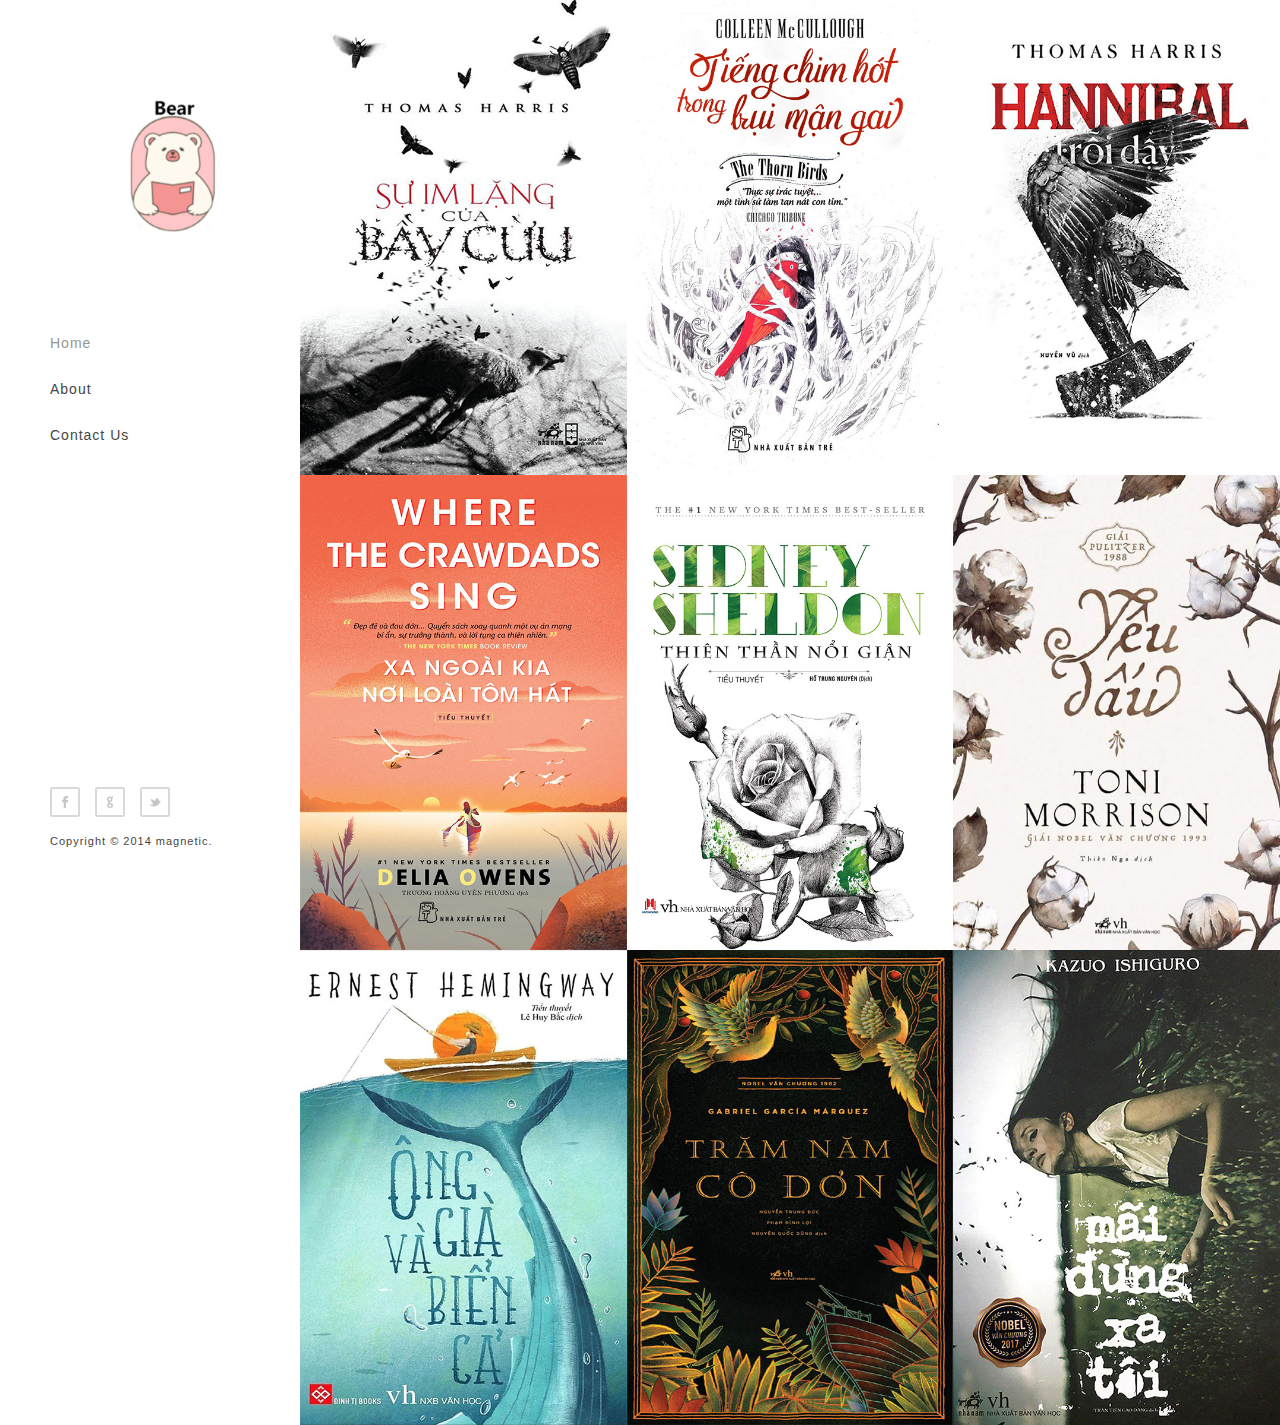
<file: index.html>
<!DOCTYPE html>
<html lang="en">
<head>
	<title>Magnetic - Stunning Responsive HTML5/CSS3 Photography Wensite Template</title>
	<meta charset="utf-8">
	<meta name="author" content="pixelhint.com">
	<meta name="description" content="Magnetic is a stunning responsive HTML5/CSS3 photography/portfolio website template"/>
	<meta name="viewport" content="width=device-width, initial-scale=1.0, minimum-scale=1.0" />
	<link rel="stylesheet" type="text/css" href="css/main.css">
    <script type="text/javascript" src="js/jquery.js"></script>
    <script type="text/javascript" src="js/main.js"></script>
</head>
<body>

	<header>
		<div class="logo">
			<a href="index.html"><img src="img/logo.jpg" title="Magnetic" alt="Magnetic"/></a>
		</div><!-- end logo -->

		<div id="menu_icon"></div>
		<nav>
			<ul>
				<li><a href="index.html" class="selected">Home</a></li>
				<li><a href="about.html">About</a></li>
				<li><a href="#">Contact Us</a></li>
			</ul>
		</nav><!-- end navigation menu -->

		<div class="footer clearfix">
			<ul class="social clearfix">
				<li><a href="#" class="fb" data-title="Facebook"></a></li>
				<li><a href="#" class="google" data-title="Google +"></a></li>
				<li><a href="#" class="twitter" data-title="Twitter"></a></li>
			</ul><!-- end social -->

			<div class="rights">
				<p>Copyright © 2014 magnetic.</p>
			</div><!-- end rights -->
		</div ><!-- end footer -->
	</header><!-- end header -->

	<section class="main clearfix">
		<div class="work">
			<a href="su-im-lang-cua-bay-cuu.html">
				<img src="img/su-im-lang-cua-bay-cuu-truyen-1.jpg" class="media" alt=""/>
				<div class="caption">
					<div class="work_title">
						<h1>Sự im lặng của bầy cừu</h1>
					</div>
				</div>
			</a>
		</div>

		<div class="work">
			<a href="tieng-chim-hot-trong-bui-man-gai.html">
				<img src="img/tieng-chim-hot-trong-bui-man-gai-1.jpg" class="media" alt=""/>
				<div class="caption">
					<div class="work_title">
						<h1>TIếng chim hót trong bụi bận gai</h1>
					</div>
				</div>
			</a>
		</div>

		<div class="work">
			<a href="hannibal-troi-day.html">
				<img src="img/hannibal-troi-day-thomas-harris-1.jpg" class="media" alt=""/>
				<div class="caption">
					<div class="work_title">
						<h1>Hannibal trỗi dậy</h1>
					</div>
				</div>
			</a>
		</div>

		<div class="work">
			<a href="xa-ngoai-kia-noi-loai-tom-hat.html">
				<img src="img/xa-ngoai-kia-noi-loai-tom-hat-1.jpg" class="media" alt=""/>
				<div class="caption">
					<div class="work_title">
						<h1>Xa ngoài kia nơi loài tôm hát</h1>
					</div>
				</div>
			</a>
		</div>

		<div class="work">
			<a href="thien-than-noi-gian.html">
				<img src="img/thien-than-noi-gian-1.jpg" class="media" alt=""/>
				<div class="caption">
					<div class="work_title">
						<h1>Thiên thần nổi giận</h1>
					</div>
				</div>
			</a>
		</div>

		<div class="work">
			<a href="yeu-dau.html">
				<img src="img/Yeu-dau-Beloved-Toni-Morriso-1.jpg" class="media" alt=""/>
				<div class="caption">
					<div class="work_title">
						<h1>Yêu dấu</h1>
					</div>
				</div>
			</a>
		</div>

		<div class="work">
			<a href="ong-gia-va-bien-ca.html">
				<img src="img/ong-gia-va-bien-ca-1.jpg" class="media" alt=""/>
				<div class="caption">
					<div class="work_title">
						<h1>Ông già và biển cả</h1>
					</div>
				</div>
			</a>
		</div>

		<div class="work">
			<a href="tram-nam-co-don.html">
				<img src="img/tram-nam-co-don-4.jpg" class="media" alt=""/>
				<div class="caption">
					<div class="work_title">
						<h1>Trăm năm cô đơn</h1>
					</div>
				</div>
			</a>
		</div>

		<div class="work">
			<a href="mai-dung-xa-toi.html">
				<img src="img/mai-dung-xa-toi-02.jpg" class="media" alt=""/>
				<div class="caption">
					<div class="work_title">
						<h1>Mãi đừng xa tôi</h1>
					</div>
				</div>
			</a>
		</div>
	</section>
	
</body>
</html>
</file>
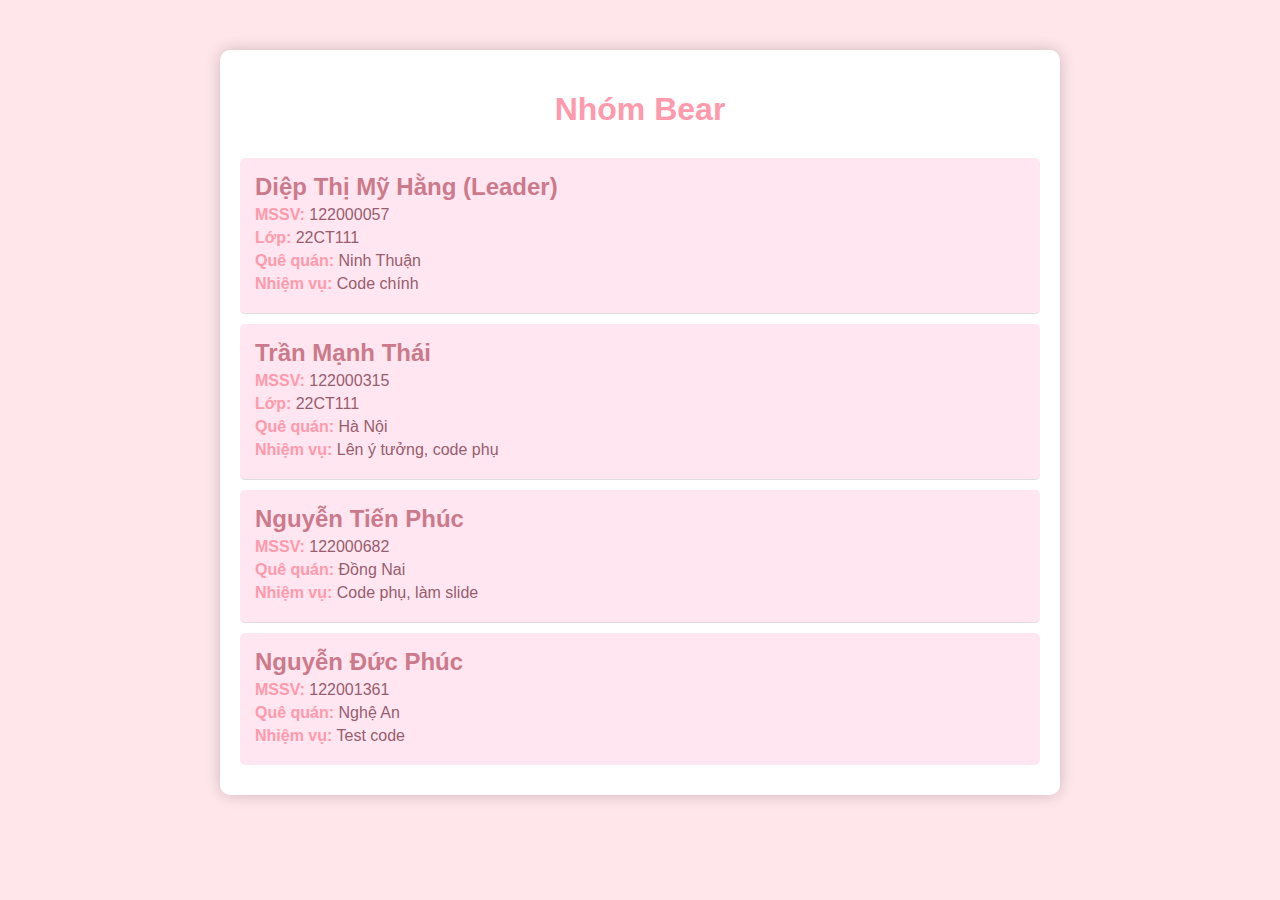
<file: about.html>
<!DOCTYPE html>
<html lang="vi">
<head>
    <meta charset="UTF-8">
    <meta name="viewport" content="width=device-width, initial-scale=1.0">
    <title>Giới thiệu Nhóm Bear</title>
    <style>
        body {
            font-family: Arial, sans-serif;
            background-color: #ffe6eb;
            margin: 0;
            padding: 0;
            text-align: center;
        }
        .container {
            max-width: 800px;
            margin: 50px auto;
            background-color: #fff;
            padding: 20px;
            box-shadow: 0 0 15px rgba(0, 0, 0, 0.2);
            border-radius: 10px;
        }
        h1 {
            color: #ff99ac;
            margin-bottom: 30px;
        }
        .member {
            border-bottom: 1px solid #ddd;
            padding: 15px 0;
            background-color: #ffe6f0;
            border-radius: 5px;
            margin-bottom: 10px;
        }
        .member:last-child {
            border-bottom: none;
        }
        .member-info {
            text-align: left;
            padding: 0 15px;
        }
        .member h2 {
            margin: 0;
            color: #cc7a8b;
        }
        .member p {
            margin: 5px 0;
            color: #995d6e;
        }
        .member-info strong {
            color: #ff99ac;
        }
    </style>
</head>
<body>
    <div class="container">
        <h1>Nhóm Bear</h1>
        
        <div class="member">
            <div class="member-info">
                <h2>Diệp Thị Mỹ Hằng (Leader)</h2>
                <p><strong>MSSV:</strong> 122000057</p>
                <p><strong>Lớp:</strong> 22CT111</p>
                <p><strong>Quê quán:</strong> Ninh Thuận</p>
                <p><strong>Nhiệm vụ:</strong> Code chính</p>
            </div>
        </div>

        <div class="member">
            <div class="member-info">
                <h2>Trần Mạnh Thái</h2>
                <p><strong>MSSV:</strong> 122000315</p>
                <p><strong>Lớp:</strong> 22CT111</p>
                <p><strong>Quê quán:</strong> Hà Nội</p>
                <p><strong>Nhiệm vụ:</strong> Lên ý tưởng, code phụ</p>
            </div>
        </div>

        <div class="member">
            <div class="member-info">
                <h2>Nguyễn Tiến Phúc</h2>
                <p><strong>MSSV:</strong> 122000682</p>
                <p><strong>Quê quán:</strong> Đồng Nai</p>
                <p><strong>Nhiệm vụ:</strong> Code phụ, làm slide</p>
            </div>
        </div>

        <div class="member">
            <div class="member-info">
                <h2>Nguyễn Đức Phúc</h2>
                <p><strong>MSSV:</strong> 122001361</p>
                <p><strong>Quê quán:</strong> Nghệ An</p>
                <p><strong>Nhiệm vụ:</strong> Test code</p>
            </div>
        </div>

    </div>
</body>
</html>
</file>
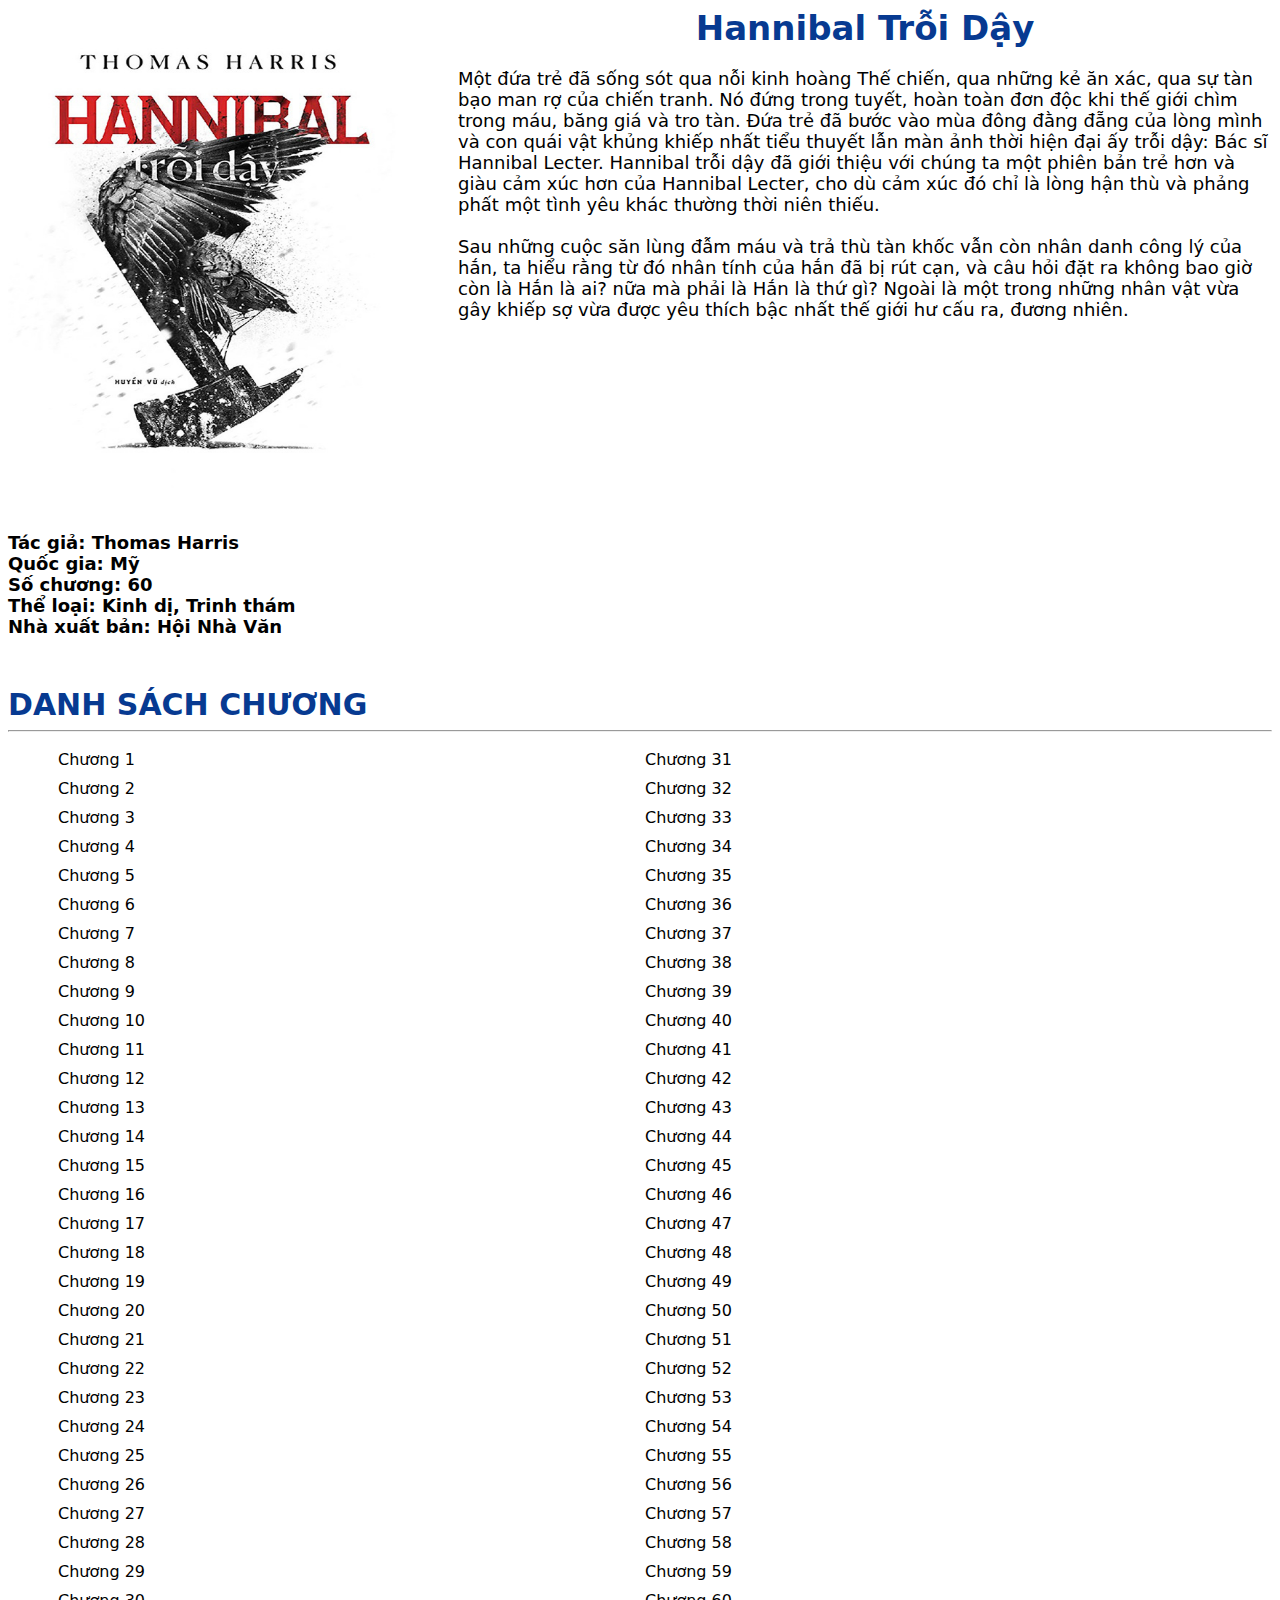
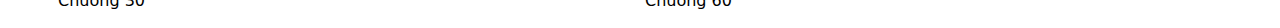
<file: hannibal-troi-day.html>
<!DOCTYPE html>
<html lang="en">
<head>
    <meta charset="UTF-8">
    <meta name="viewport" content="width=device-width, initial-scale=1.0">
    <link rel="stylesheet" href="css/light-novel.css">
</head>
<body>
    <div class="container">
       <div class="book">
            <div class="left">
                <img src="img/hannibal-troi-day-thomas-harris-1.jpg" alt="">

                <div class="info">
                    <div>Tác giả: Thomas Harris</div>
                    <div>Quốc gia: Mỹ</div>
                    <div>Số chương: 60</div>
                    <div>Thể loại: Kinh dị, Trinh thám</div>
                    <div>Nhà xuất bản: Hội Nhà Văn</div>
                </div>
            </div>
        
            <div class="right">
                <div class="tittle">Hannibal Trỗi Dậy</div>

                <div class="introduction">Một đứa trẻ đã sống sót qua nỗi kinh hoàng Thế chiến, qua những kẻ ăn xác, qua sự tàn bạo man rợ của chiến tranh. Nó đứng trong tuyết, hoàn toàn đơn độc khi thế giới chìm trong máu, băng giá và tro tàn. Đứa trẻ đã bước vào mùa đông đằng đẵng của lòng mình và con quái vật khủng khiếp nhất tiểu thuyết lẫn màn ảnh thời hiện đại ấy trỗi dậy: Bác sĩ Hannibal Lecter. Hannibal trỗi dậy đã giới thiệu với chúng ta một phiên bản trẻ hơn và giàu cảm xúc hơn của Hannibal Lecter, cho dù cảm xúc đó chỉ là lòng hận thù và phảng phất một tình yêu khác thường thời niên thiếu.<br><br>
                    Sau những cuộc săn lùng đẫm máu và trả thù tàn khốc vẫn còn nhân danh công lý của hắn, ta hiểu rằng từ đó nhân tính của hắn đã bị rút cạn, và câu hỏi đặt ra không bao giờ còn là Hắn là ai? nữa mà phải là Hắn là thứ gì? Ngoài là một trong những nhân vật vừa gây khiếp sợ vừa được yêu thích bậc nhất thế giới hư cấu ra, đương nhiên.</div>
            </div>
       </div>

       <div class="chapter">
            <div class="list">DANH SÁCH CHƯƠNG</div>
            <hr>
            <div class="display">
                <div class="dis-left">
                    <div class="chapter1">Chương 1</div>
                    <div class="chapter1">Chương 2</div>
                    <div class="chapter1">Chương 3</div>
                    <div class="chapter1">Chương 4</div>
                    <div class="chapter1">Chương 5</div>
                    <div class="chapter1">Chương 6</div>
                    <div class="chapter1">Chương 7</div>
                    <div class="chapter1">Chương 8</div>
                    <div class="chapter1">Chương 9</div>
                    <div class="chapter1">Chương 10</div>
                    <div class="chapter1">Chương 11</div>
                    <div class="chapter1">Chương 12</div>
                    <div class="chapter1">Chương 13</div>
                    <div class="chapter1">Chương 14</div>
                    <div class="chapter1">Chương 15</div>
                    <div class="chapter1">Chương 16</div>
                    <div class="chapter1">Chương 17</div>
                    <div class="chapter1">Chương 18</div>
                    <div class="chapter1">Chương 19</div>
                    <div class="chapter1">Chương 20</div>
                    <div class="chapter1">Chương 21</div>
                    <div class="chapter1">Chương 22</div>
                    <div class="chapter1">Chương 23</div>
                    <div class="chapter1">Chương 24</div>
                    <div class="chapter1">Chương 25</div>
                    <div class="chapter1">Chương 26</div>
                    <div class="chapter1">Chương 27</div>
                    <div class="chapter1">Chương 28</div>
                    <div class="chapter1">Chương 29</div>
                    <div class="chapter1">Chương 30</div>
                </div>

                <div class="dis-right">
                    <div class="chapter1">Chương 31</div>
                    <div class="chapter1">Chương 32</div>
                    <div class="chapter1">Chương 33</div>
                    <div class="chapter1">Chương 34</div>
                    <div class="chapter1">Chương 35</div>
                    <div class="chapter1">Chương 36</div>
                    <div class="chapter1">Chương 37</div>
                    <div class="chapter1">Chương 38</div>
                    <div class="chapter1">Chương 39</div>
                    <div class="chapter1">Chương 40</div>
                    <div class="chapter1">Chương 41</div>
                    <div class="chapter1">Chương 42</div>
                    <div class="chapter1">Chương 43</div>
                    <div class="chapter1">Chương 44</div>
                    <div class="chapter1">Chương 45</div>
                    <div class="chapter1">Chương 46</div>
                    <div class="chapter1">Chương 47</div>
                    <div class="chapter1">Chương 48</div>
                    <div class="chapter1">Chương 49</div>
                    <div class="chapter1">Chương 50</div>
                    <div class="chapter1">Chương 51</div>
                    <div class="chapter1">Chương 52</div>
                    <div class="chapter1">Chương 53</div>
                    <div class="chapter1">Chương 54</div>
                    <div class="chapter1">Chương 55</div>
                    <div class="chapter1">Chương 56</div>
                    <div class="chapter1">Chương 57</div>
                    <div class="chapter1">Chương 58</div>
                    <div class="chapter1">Chương 59</div>
                    <div class="chapter1">Chương 60</div>
                </div>
            </div>    
       </div>
    </div>
</body>
</html>
</file>
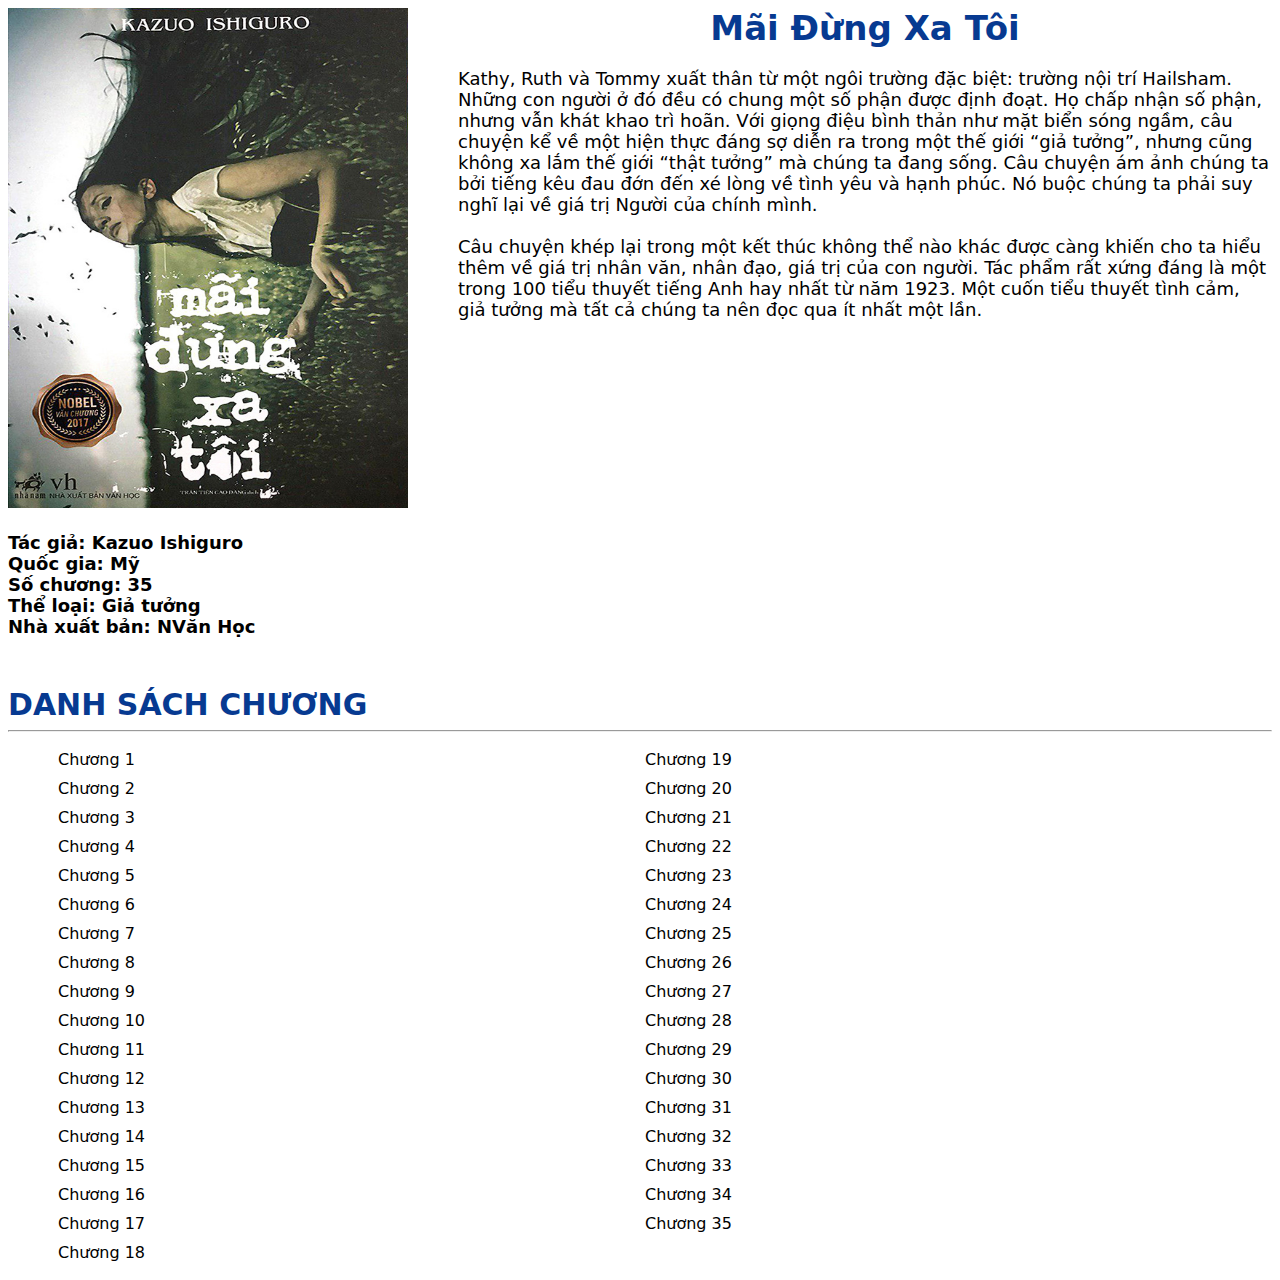
<file: mai-dung-xa-toi.html>
<!DOCTYPE html>
<html lang="en">
<head>
    <meta charset="UTF-8">
    <meta name="viewport" content="width=device-width, initial-scale=1.0">
    <link rel="stylesheet" href="css/light-novel.css">
</head>
<body>
    <div class="container">
       <div class="book">
            <div class="left">
                <img src="img/mai-dung-xa-toi-02.jpg" alt="">

                <div class="info">
                    <div>Tác giả: Kazuo Ishiguro</div>
                    <div>Quốc gia: Mỹ</div>
                    <div>Số chương: 35</div>
                    <div>Thể loại: Giả tưởng</div>
                    <div>Nhà xuất bản: NVăn Học</div>
                </div>
            </div>
        
            <div class="right">
                <div class="tittle">Mãi Đừng Xa Tôi</div>

                <div class="introduction">Kathy, Ruth và Tommy xuất thân từ một ngôi trường đặc biệt: trường nội trí Hailsham. Những con người ở đó đều có chung một số phận được định đoạt. Họ chấp nhận số phận, nhưng vẫn khát khao trì hoãn. Với giọng điệu bình thản như mặt biển sóng ngầm, câu chuyện kể về một hiện thực đáng sợ diễn ra trong một thế giới “giả tưởng”, nhưng cũng không xa lắm thế giới “thật tưởng” mà chúng ta đang sống. Câu chuyện ám ảnh chúng ta bởi tiếng kêu đau đớn đến xé lòng về tình yêu và hạnh phúc. Nó buộc chúng ta phải suy nghĩ lại về giá trị Người của chính mình.<br><br>
                    Câu chuyện khép lại trong một kết thúc không thể nào khác được càng khiến cho ta hiểu thêm về giá trị nhân văn, nhân đạo, giá trị của con người. Tác phẩm rất xứng đáng là một trong 100 tiểu thuyết tiếng Anh hay nhất từ năm 1923. Một cuốn tiểu thuyết tình cảm, giả tưởng mà tất cả chúng ta nên đọc qua ít nhất một lần.</div>
            </div>
       </div>

       <div class="chapter">
            <div class="list">DANH SÁCH CHƯƠNG</div>
            <hr>
            <div class="display">
                <div class="dis-left">
                    <div class="chapter1">Chương 1</div>
                    <div class="chapter1">Chương 2</div>
                    <div class="chapter1">Chương 3</div>
                    <div class="chapter1">Chương 4</div>
                    <div class="chapter1">Chương 5</div>
                    <div class="chapter1">Chương 6</div>
                    <div class="chapter1">Chương 7</div>
                    <div class="chapter1">Chương 8</div>
                    <div class="chapter1">Chương 9</div>
                    <div class="chapter1">Chương 10</div>
                    <div class="chapter1">Chương 11</div>
                    <div class="chapter1">Chương 12</div>
                    <div class="chapter1">Chương 13</div>
                    <div class="chapter1">Chương 14</div>
                    <div class="chapter1">Chương 15</div>
                    <div class="chapter1">Chương 16</div>
                    <div class="chapter1">Chương 17</div>
                    <div class="chapter1">Chương 18</div>
                </div>

                <div class="dis-right">
                    <div class="chapter1">Chương 19</div>
                    <div class="chapter1">Chương 20</div>
                    <div class="chapter1">Chương 21</div>
                    <div class="chapter1">Chương 22</div>
                    <div class="chapter1">Chương 23</div>
                    <div class="chapter1">Chương 24</div>
                    <div class="chapter1">Chương 25</div>
                    <div class="chapter1">Chương 26</div>
                    <div class="chapter1">Chương 27</div>
                    <div class="chapter1">Chương 28</div>
                    <div class="chapter1">Chương 29</div>
                    <div class="chapter1">Chương 30</div>
                    <div class="chapter1">Chương 31</div>
                    <div class="chapter1">Chương 32</div>
                    <div class="chapter1">Chương 33</div>
                    <div class="chapter1">Chương 34</div>
                    <div class="chapter1">Chương 35</div>
                </div>
            </div>    
       </div>
    </div>
</body>
</html>
</file>
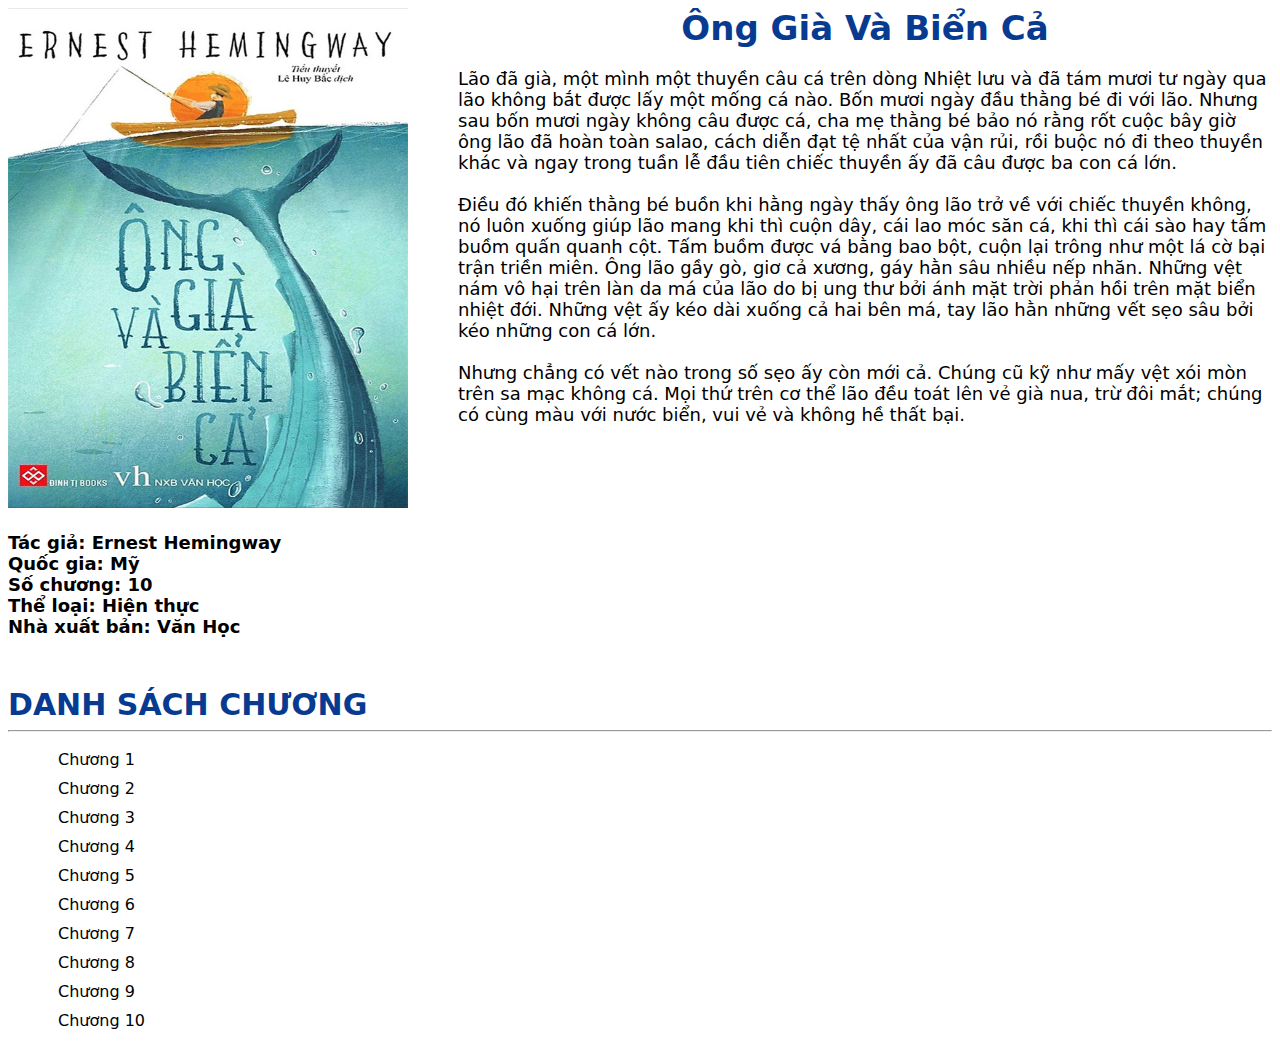
<file: ong-gia-va-bien-ca.html>
<!DOCTYPE html>
<html lang="en">
<head>
    <meta charset="UTF-8">
    <meta name="viewport" content="width=device-width, initial-scale=1.0">
    <link rel="stylesheet" href="css/light-novel.css">
</head>
<body>
    <div class="container">
       <div class="book">
            <div class="left">
                <img src="img/ong-gia-va-bien-ca-1.jpg" alt="">

                <div class="info">
                    <div>Tác giả: Ernest Hemingway</div>
                    <div>Quốc gia: Mỹ</div>
                    <div>Số chương: 10</div>
                    <div>Thể loại: Hiện thực</div>
                    <div>Nhà xuất bản: Văn Học</div>
                </div>
            </div>
        
            <div class="right">
                <div class="tittle">Ông Già Và Biển Cả</div>

                <div class="introduction">Lão đã già, một mình một thuyền câu cá trên dòng Nhiệt lưu và đã tám mươi tư ngày qua lão không bắt được lấy một mống cá nào. Bốn mươi ngày đầu thằng bé đi với lão. Nhưng sau bốn mươi ngày không câu được cá, cha mẹ thằng bé bảo nó rằng rốt cuộc bây giờ ông lão đã hoàn toàn salao, cách diễn đạt tệ nhất của vận rủi, rồi buộc nó đi theo thuyền khác và ngay trong tuần lễ đầu tiên chiếc thuyền ấy đã câu được ba con cá lớn.<br><br>
                    Điều đó khiến thằng bé buồn khi hằng ngày thấy ông lão trở về với chiếc thuyền không, nó luôn xuống giúp lão mang khi thì cuộn dây, cái lao móc săn cá, khi thì cái sào hay tấm buồm quấn quanh cột. Tấm buồm được vá bằng bao bột, cuộn lại trông như một lá cờ bại trận triền miên. Ông lão gầy gò, giơ cả xương, gáy hằn sâu nhiều nếp nhăn. Những vệt nám vô hại trên làn da má của lão do bị ung thư bởi ánh mặt trời phản hồi trên mặt biển nhiệt đới. Những vệt ấy kéo dài xuống cả hai bên má, tay lão hằn những vết sẹo sâu bởi kéo những con cá lớn.<br><br>
                    Nhưng chẳng có vết nào trong số sẹo ấy còn mới cả. Chúng cũ kỹ như mấy vệt xói mòn trên sa mạc không cá. Mọi thứ trên cơ thể lão đều toát lên vẻ già nua, trừ đôi mắt; chúng có cùng màu với nước biển, vui vẻ và không hề thất bại.</div>
            </div>
       </div>

       <div class="chapter">
            <div class="list">DANH SÁCH CHƯƠNG</div>
            <hr>
            <div class="display">
                <div class="dis-left">
                    <div class="chapter1">Chương 1</div>
                    <div class="chapter1">Chương 2</div>
                    <div class="chapter1">Chương 3</div>
                    <div class="chapter1">Chương 4</div>
                    <div class="chapter1">Chương 5</div>
                    <div class="chapter1">Chương 6</div>
                    <div class="chapter1">Chương 7</div>
                    <div class="chapter1">Chương 8</div>
                    <div class="chapter1">Chương 9</div>
                    <div class="chapter1">Chương 10</div>
                </div>
            </div>    
       </div>
    </div>
</body>
</html>
</file>
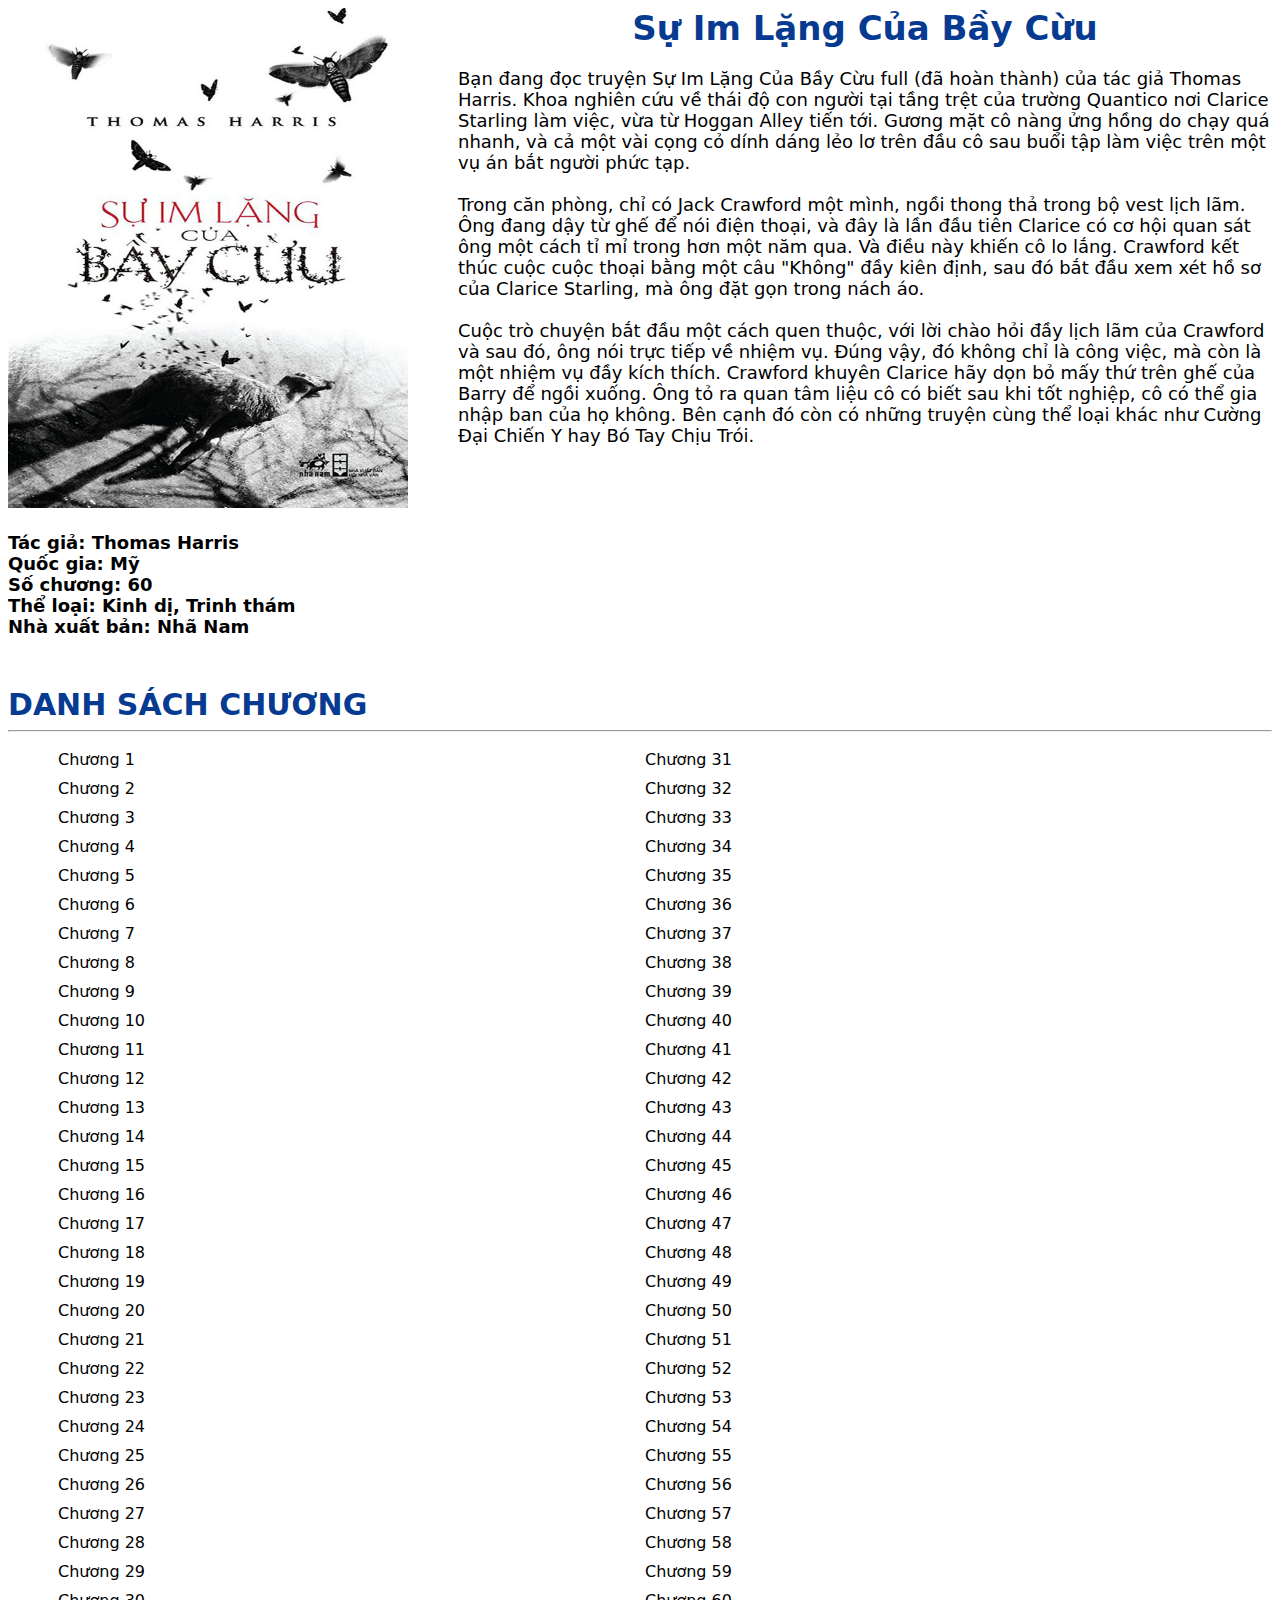
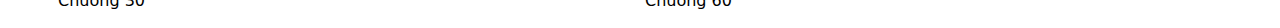
<file: su-im-lang-cua-bay-cuu.html>
<!DOCTYPE html>
<html lang="en">
<head>
    <meta charset="UTF-8">
    <meta name="viewport" content="width=device-width, initial-scale=1.0">
    <link rel="stylesheet" href="css/light-novel.css">
</head>
<body>
    <div class="container">
       <div class="book">
            <div class="left">
                <img src="img/su-im-lang-cua-bay-cuu-truyen-1.jpg" alt="">

                <div class="info">
                    <div>Tác giả: Thomas Harris</div>
                    <div>Quốc gia: Mỹ</div>
                    <div>Số chương: 60</div>
                    <div>Thể loại: Kinh dị, Trinh thám</div>
                    <div>Nhà xuất bản: Nhã Nam</div>
                </div>
            </div>
        
            <div class="right">
                <div class="tittle">Sự Im Lặng Của Bầy Cừu</div>

                <div class="introduction">Bạn đang đọc truyện Sự Im Lặng Của Bầy Cừu full (đã hoàn thành) của tác giả Thomas Harris. Khoa nghiên cứu về thái độ con người tại tầng trệt của trường Quantico nơi Clarice Starling làm việc, vừa từ Hoggan Alley tiến tới. Gương mặt cô nàng ửng hồng do chạy quá nhanh, và cả một vài cọng cỏ dính dáng lẻo lơ trên đầu cô sau buổi tập làm việc trên một vụ án bắt người phức tạp.<br><br>
                    Trong căn phòng, chỉ có Jack Crawford một mình, ngồi thong thả trong bộ vest lịch lãm. Ông đang dậy từ ghế để nói điện thoại, và đây là lần đầu tiên Clarice có cơ hội quan sát ông một cách tỉ mỉ trong hơn một năm qua. Và điều này khiến cô lo lắng. Crawford kết thúc cuộc cuộc thoại bằng một câu "Không" đầy kiên định, sau đó bắt đầu xem xét hồ sơ của Clarice Starling, mà ông đặt gọn trong nách áo.<br><br>
                    Cuộc trò chuyện bắt đầu một cách quen thuộc, với lời chào hỏi đầy lịch lãm của Crawford và sau đó, ông nói trực tiếp về nhiệm vụ. Đúng vậy, đó không chỉ là công việc, mà còn là một nhiệm vụ đầy kích thích. Crawford khuyên Clarice hãy dọn bỏ mấy thứ trên ghế của Barry để ngồi xuống. Ông tỏ ra quan tâm liệu cô có biết sau khi tốt nghiệp, cô có thể gia nhập ban của họ không. Bên cạnh đó còn có những truyện cùng thể loại khác như Cường Đại Chiến Y hay Bó Tay Chịu Trói.</div>
            </div>
       </div>

       <div class="chapter">
            <div class="list">DANH SÁCH CHƯƠNG</div>
            <hr>
            <div class="display">
                <div class="dis-left">
                    <div class="chapter1"><a href="https://allnovel.biz/truyen/su-im-lang-cua-bay-cuu/chuong-1/">Chương 1</a></div>
                    <div class="chapter1"><a href="https://allnovel.biz/truyen/su-im-lang-cua-bay-cuu/chuong-2/">Chương 2</a></div>
                    <div class="chapter1"><a href="https://allnovel.biz/truyen/su-im-lang-cua-bay-cuu/chuong-3/">Chương 3</a></div>
                    <div class="chapter1"><a href="https://allnovel.biz/truyen/su-im-lang-cua-bay-cuu/chuong-4/">Chương 4</a></div>
                    <div class="chapter1"><a href="https://allnovel.biz/truyen/su-im-lang-cua-bay-cuu/chuong-5/">Chương 5</a></div>
                    <div class="chapter1"><a href="https://allnovel.biz/truyen/su-im-lang-cua-bay-cuu/chuong-6/">Chương 6</a></div>
                    <div class="chapter1"><a href="https://allnovel.biz/truyen/su-im-lang-cua-bay-cuu/chuong-7/">Chương 7</a></div>
                    <div class="chapter1"><a href="https://allnovel.biz/truyen/su-im-lang-cua-bay-cuu/chuong-8/">Chương 8</a></div>
                    <div class="chapter1"><a href="https://allnovel.biz/truyen/su-im-lang-cua-bay-cuu/chuong-9/">Chương 9</a></div>
                    <div class="chapter1"><a href="https://allnovel.biz/truyen/su-im-lang-cua-bay-cuu/chuong-10/">Chương 10</a></div>
                    <div class="chapter1">Chương 11</div>
                    <div class="chapter1">Chương 12</div>
                    <div class="chapter1">Chương 13</div>
                    <div class="chapter1">Chương 14</div>
                    <div class="chapter1">Chương 15</div>
                    <div class="chapter1">Chương 16</div>
                    <div class="chapter1">Chương 17</div>
                    <div class="chapter1">Chương 18</div>
                    <div class="chapter1">Chương 19</div>
                    <div class="chapter1">Chương 20</div>
                    <div class="chapter1">Chương 21</div>
                    <div class="chapter1">Chương 22</div>
                    <div class="chapter1">Chương 23</div>
                    <div class="chapter1">Chương 24</div>
                    <div class="chapter1">Chương 25</div>
                    <div class="chapter1">Chương 26</div>
                    <div class="chapter1">Chương 27</div>
                    <div class="chapter1">Chương 28</div>
                    <div class="chapter1">Chương 29</div>
                    <div class="chapter1">Chương 30</div>
                </div>

                <div class="dis-right">
                    <div class="chapter1">Chương 31</div>
                    <div class="chapter1">Chương 32</div>
                    <div class="chapter1">Chương 33</div>
                    <div class="chapter1">Chương 34</div>
                    <div class="chapter1">Chương 35</div>
                    <div class="chapter1">Chương 36</div>
                    <div class="chapter1">Chương 37</div>
                    <div class="chapter1">Chương 38</div>
                    <div class="chapter1">Chương 39</div>
                    <div class="chapter1">Chương 40</div>
                    <div class="chapter1">Chương 41</div>
                    <div class="chapter1">Chương 42</div>
                    <div class="chapter1">Chương 43</div>
                    <div class="chapter1">Chương 44</div>
                    <div class="chapter1">Chương 45</div>
                    <div class="chapter1">Chương 46</div>
                    <div class="chapter1">Chương 47</div>
                    <div class="chapter1">Chương 48</div>
                    <div class="chapter1">Chương 49</div>
                    <div class="chapter1">Chương 50</div>
                    <div class="chapter1">Chương 51</div>
                    <div class="chapter1">Chương 52</div>
                    <div class="chapter1">Chương 53</div>
                    <div class="chapter1">Chương 54</div>
                    <div class="chapter1">Chương 55</div>
                    <div class="chapter1">Chương 56</div>
                    <div class="chapter1">Chương 57</div>
                    <div class="chapter1">Chương 58</div>
                    <div class="chapter1">Chương 59</div>
                    <div class="chapter1">Chương 60</div>
                </div>
            </div>    
       </div>
    </div>
</body>
</html>
</file>
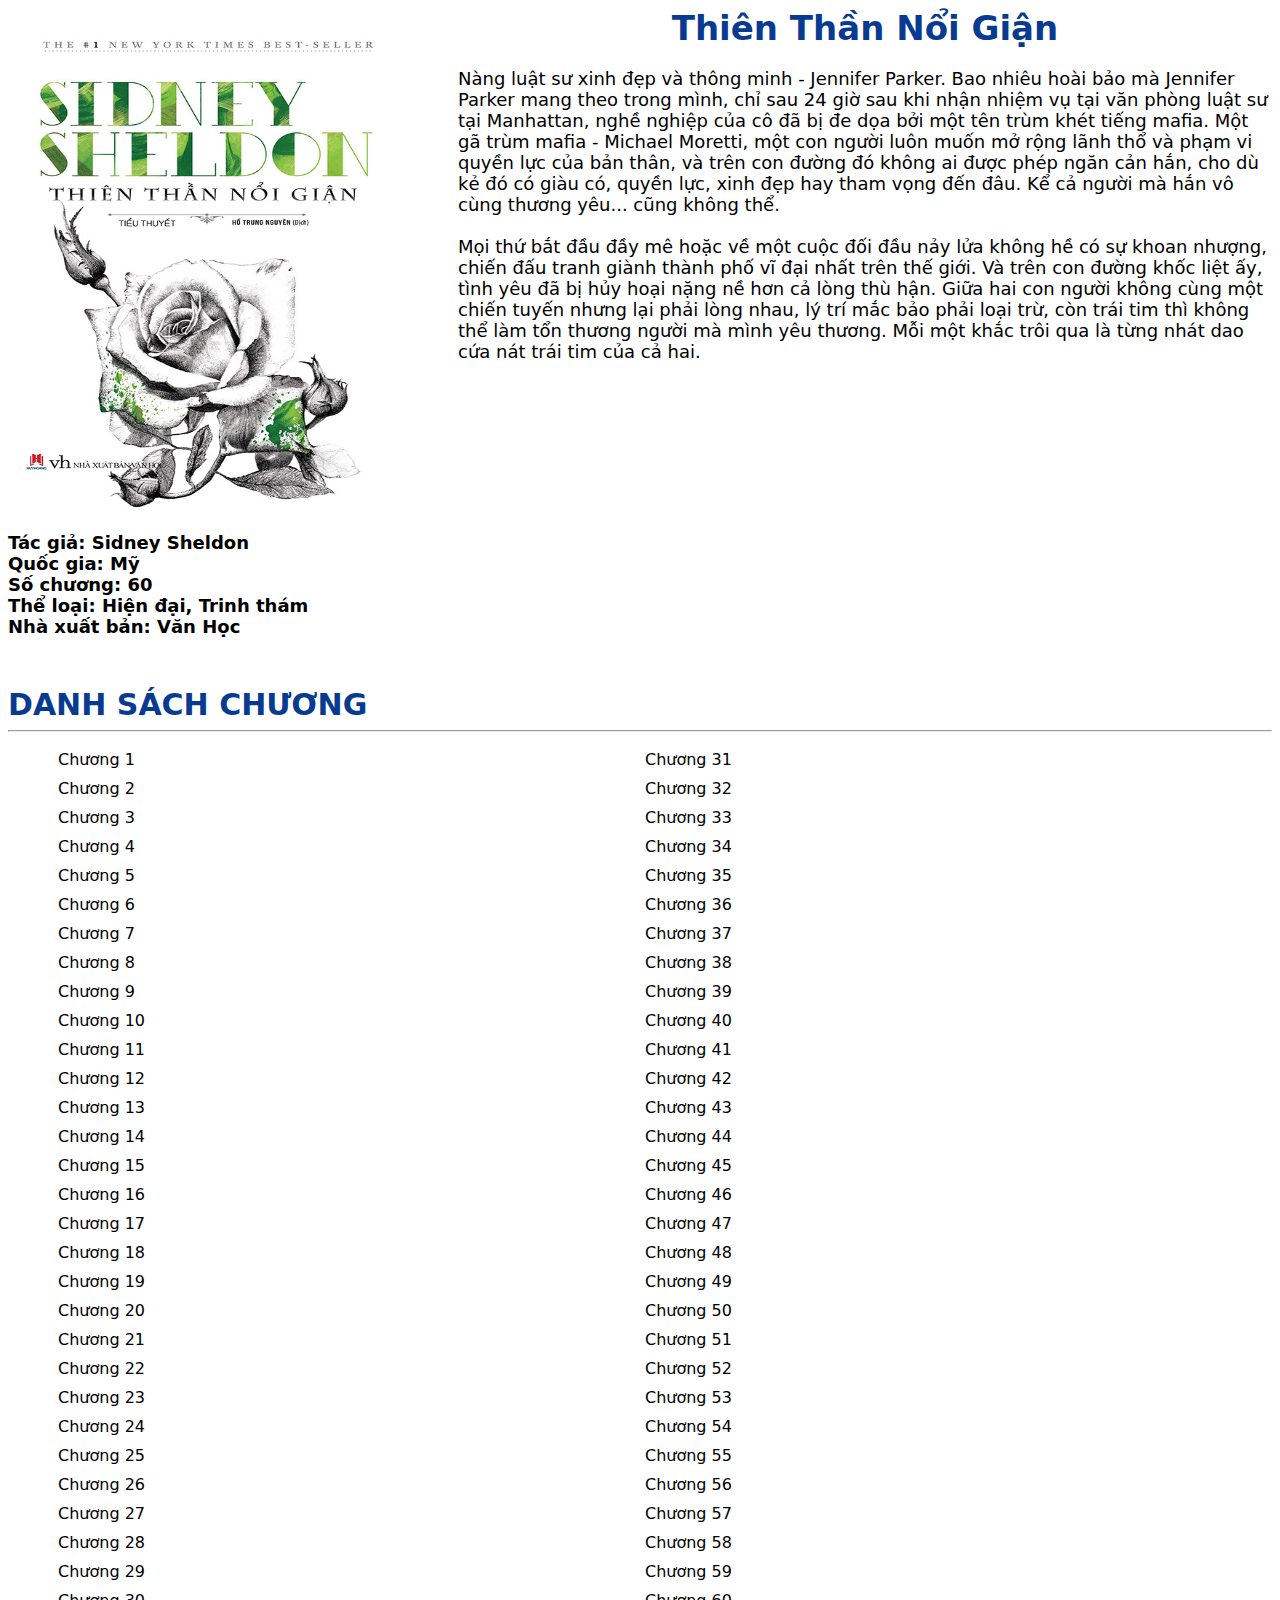
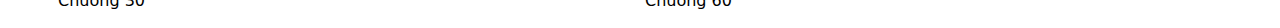
<file: thien-than-noi-gian.html>
<!DOCTYPE html>
<html lang="en">
<head>
    <meta charset="UTF-8">
    <meta name="viewport" content="width=device-width, initial-scale=1.0">
    <link rel="stylesheet" href="css/light-novel.css">
</head>
<body>
    <div class="container">
       <div class="book">
            <div class="left">
                <img src="img/thien-than-noi-gian-1.jpg" alt="">

                <div class="info">
                    <div>Tác giả: Sidney Sheldon</div>
                    <div>Quốc gia: Mỹ</div>
                    <div>Số chương: 60</div>
                    <div>Thể loại: Hiện đại, Trinh thám</div>
                    <div>Nhà xuất bản: Văn Học</div>
                </div>
            </div>
        
            <div class="right">
                <div class="tittle">Thiên Thần Nổi Giận</div>

                <div class="introduction">Nàng luật sư xinh đẹp và thông minh - Jennifer Parker. Bao nhiêu hoài bảo mà Jennifer Parker mang theo trong mình, chỉ sau 24 giờ sau khi nhận nhiệm vụ tại văn phòng luật sư tại Manhattan, nghề nghiệp của cô đã bị đe dọa bởi một tên trùm khét tiếng mafia. Một gã trùm mafia - Michael Moretti, một con người luôn muốn mở rộng lãnh thổ và phạm vi quyền lực của bản thân, và trên con đường đó không ai được phép ngăn cản hắn, cho dù kẻ đó có giàu có, quyền lực, xinh đẹp hay tham vọng đến đâu. Kể cả người mà hắn vô cùng thương yêu... cũng không thể. <br><br>
                    Mọi thứ bắt đầu đầy mê hoặc về một cuộc đối đầu nảy lửa không hề có sự khoan nhượng, chiến đấu tranh giành thành phố vĩ đại nhất trên thế giới. Và trên con đường khốc liệt ấy, tình yêu đã bị hủy hoại nặng nề hơn cả lòng thù hận. Giữa hai con người không cùng một chiến tuyến nhưng lại phải lòng nhau, lý trí mắc bảo phải loại trừ, còn trái tim thì không thể làm tổn thương người mà mình yêu thương. Mỗi một khắc trôi qua là từng nhát dao cứa nát trái tim của cả hai.</div>
            </div>
       </div>

       <div class="chapter">
            <div class="list">DANH SÁCH CHƯƠNG</div>
            <hr>
            <div class="display">
                <div class="dis-left">
                    <div class="chapter1">Chương 1</div>
                    <div class="chapter1">Chương 2</div>
                    <div class="chapter1">Chương 3</div>
                    <div class="chapter1">Chương 4</div>
                    <div class="chapter1">Chương 5</div>
                    <div class="chapter1">Chương 6</div>
                    <div class="chapter1">Chương 7</div>
                    <div class="chapter1">Chương 8</div>
                    <div class="chapter1">Chương 9</div>
                    <div class="chapter1">Chương 10</div>
                    <div class="chapter1">Chương 11</div>
                    <div class="chapter1">Chương 12</div>
                    <div class="chapter1">Chương 13</div>
                    <div class="chapter1">Chương 14</div>
                    <div class="chapter1">Chương 15</div>
                    <div class="chapter1">Chương 16</div>
                    <div class="chapter1">Chương 17</div>
                    <div class="chapter1">Chương 18</div>
                    <div class="chapter1">Chương 19</div>
                    <div class="chapter1">Chương 20</div>
                    <div class="chapter1">Chương 21</div>
                    <div class="chapter1">Chương 22</div>
                    <div class="chapter1">Chương 23</div>
                    <div class="chapter1">Chương 24</div>
                    <div class="chapter1">Chương 25</div>
                    <div class="chapter1">Chương 26</div>
                    <div class="chapter1">Chương 27</div>
                    <div class="chapter1">Chương 28</div>
                    <div class="chapter1">Chương 29</div>
                    <div class="chapter1">Chương 30</div>
                </div>

                <div class="dis-right">
                    <div class="chapter1">Chương 31</div>
                    <div class="chapter1">Chương 32</div>
                    <div class="chapter1">Chương 33</div>
                    <div class="chapter1">Chương 34</div>
                    <div class="chapter1">Chương 35</div>
                    <div class="chapter1">Chương 36</div>
                    <div class="chapter1">Chương 37</div>
                    <div class="chapter1">Chương 38</div>
                    <div class="chapter1">Chương 39</div>
                    <div class="chapter1">Chương 40</div>
                    <div class="chapter1">Chương 41</div>
                    <div class="chapter1">Chương 42</div>
                    <div class="chapter1">Chương 43</div>
                    <div class="chapter1">Chương 44</div>
                    <div class="chapter1">Chương 45</div>
                    <div class="chapter1">Chương 46</div>
                    <div class="chapter1">Chương 47</div>
                    <div class="chapter1">Chương 48</div>
                    <div class="chapter1">Chương 49</div>
                    <div class="chapter1">Chương 50</div>
                    <div class="chapter1">Chương 51</div>
                    <div class="chapter1">Chương 52</div>
                    <div class="chapter1">Chương 53</div>
                    <div class="chapter1">Chương 54</div>
                    <div class="chapter1">Chương 55</div>
                    <div class="chapter1">Chương 56</div>
                    <div class="chapter1">Chương 57</div>
                    <div class="chapter1">Chương 58</div>
                    <div class="chapter1">Chương 59</div>
                    <div class="chapter1">Chương 60</div>
                </div>
            </div>    
       </div>
    </div>
</body>
</html>
</file>
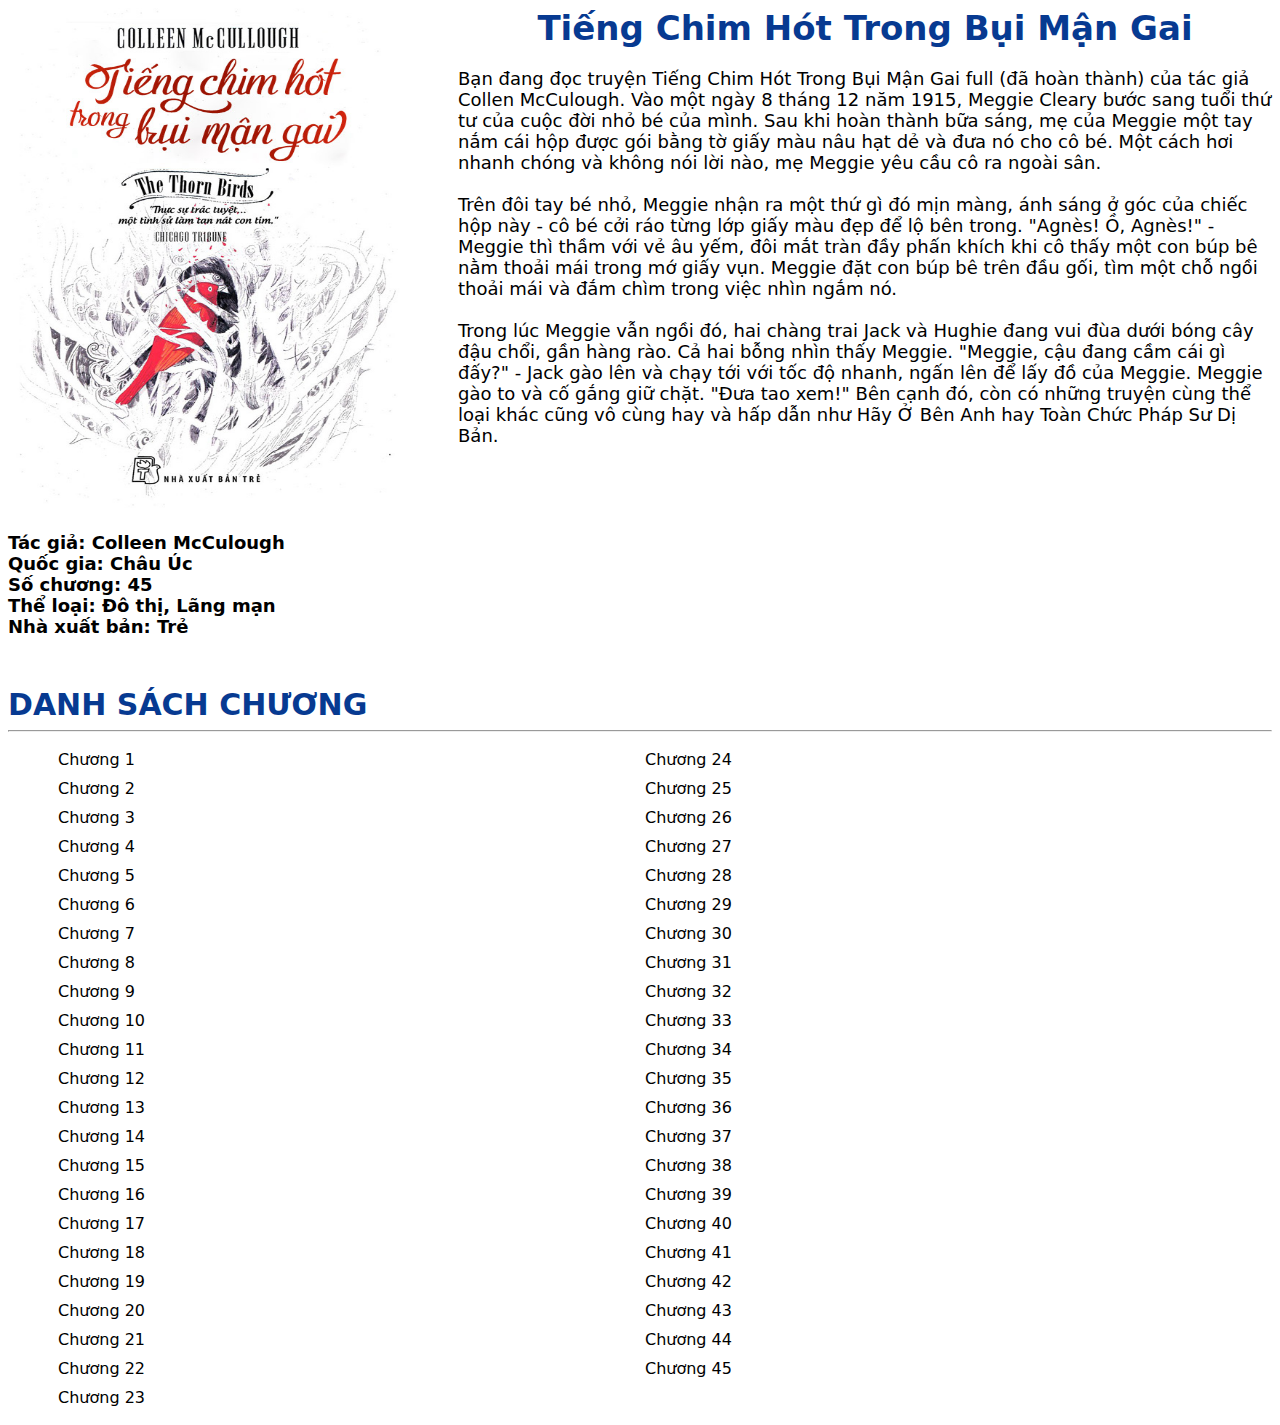
<file: tieng-chim-hot-trong-bui-man-gai.html>
<!DOCTYPE html>
<html lang="en">
<head>
    <meta charset="UTF-8">
    <meta name="viewport" content="width=device-width, initial-scale=1.0">
    <link rel="stylesheet" href="css/light-novel.css">
</head>
<body>
    <div class="container">
       <div class="book">
            <div class="left">
                <img src="img/tieng-chim-hot-trong-bui-man-gai-1.jpg" alt="">

                <div class="info">
                    <div>Tác giả: Colleen McCulough</div>
                    <div>Quốc gia: Châu Úc</div>
                    <div>Số chương: 45</div>
                    <div>Thể loại: Đô thị, Lãng mạn</div>
                    <div>Nhà xuất bản: Trẻ</div>
                </div>
            </div>
        
            <div class="right">
                <div class="tittle">Tiếng Chim Hót Trong Bụi Mận Gai</div>

                <div class="introduction">Bạn đang đọc truyện Tiếng Chim Hót Trong Bụi Mận Gai full (đã hoàn thành) của tác giả Collen McCulough. Vào một ngày 8 tháng 12 năm 1915, Meggie Cleary bước sang tuổi thứ tư của cuộc đời nhỏ bé của mình. Sau khi hoàn thành bữa sáng, mẹ của Meggie một tay nắm cái hộp được gói bằng tờ giấy màu nâu hạt dẻ và đưa nó cho cô bé. Một cách hơi nhanh chóng và không nói lời nào, mẹ Meggie yêu cầu cô ra ngoài sân.<br><br>
                    Trên đôi tay bé nhỏ, Meggie nhận ra một thứ gì đó mịn màng, ánh sáng ở góc của chiếc hộp này - cô bé cởi ráo từng lớp giấy màu đẹp để lộ bên trong. "Agnès! Ồ, Agnès!" - Meggie thì thầm với vẻ âu yếm, đôi mắt tràn đầy phấn khích khi cô thấy một con búp bê nằm thoải mái trong mớ giấy vụn. Meggie đặt con búp bê trên đầu gối, tìm một chỗ ngồi thoải mái và đắm chìm trong việc nhìn ngắm nó.<br><br>
                    Trong lúc Meggie vẫn ngồi đó, hai chàng trai Jack và Hughie đang vui đùa dưới bóng cây đậu chổi, gần hàng rào. Cả hai bỗng nhìn thấy Meggie. "Meggie, cậu đang cầm cái gì đấy?" - Jack gào lên và chạy tới với tốc độ nhanh, ngấn lên để lấy đồ của Meggie. Meggie gào to và cố gắng giữ chặt. "Đưa tao xem!" Bên cạnh đó, còn có những truyện cùng thể loại khác cũng vô cùng hay và hấp dẫn như Hãy Ở Bên Anh hay Toàn Chức Pháp Sư Dị Bản.</div>
            </div>
       </div>

       <div class="chapter">
            <div class="list">DANH SÁCH CHƯƠNG</div>
            <hr>
            <div class="display">
                <div class="dis-left">
                    <div class="chapter1">Chương 1</div>
                    <div class="chapter1">Chương 2</div>
                    <div class="chapter1">Chương 3</div>
                    <div class="chapter1">Chương 4</div>
                    <div class="chapter1">Chương 5</div>
                    <div class="chapter1">Chương 6</div>
                    <div class="chapter1">Chương 7</div>
                    <div class="chapter1">Chương 8</div>
                    <div class="chapter1">Chương 9</div>
                    <div class="chapter1">Chương 10</div>
                    <div class="chapter1">Chương 11</div>
                    <div class="chapter1">Chương 12</div>
                    <div class="chapter1">Chương 13</div>
                    <div class="chapter1">Chương 14</div>
                    <div class="chapter1">Chương 15</div>
                    <div class="chapter1">Chương 16</div>
                    <div class="chapter1">Chương 17</div>
                    <div class="chapter1">Chương 18</div>
                    <div class="chapter1">Chương 19</div>
                    <div class="chapter1">Chương 20</div>
                    <div class="chapter1">Chương 21</div>
                    <div class="chapter1">Chương 22</div>
                    <div class="chapter1">Chương 23</div>
                </div>

                <div class="dis-right">
                    <div class="chapter1">Chương 24</div>
                    <div class="chapter1">Chương 25</div>
                    <div class="chapter1">Chương 26</div>
                    <div class="chapter1">Chương 27</div>
                    <div class="chapter1">Chương 28</div>
                    <div class="chapter1">Chương 29</div>
                    <div class="chapter1">Chương 30</div>
                    <div class="chapter1">Chương 31</div>
                    <div class="chapter1">Chương 32</div>
                    <div class="chapter1">Chương 33</div>
                    <div class="chapter1">Chương 34</div>
                    <div class="chapter1">Chương 35</div>
                    <div class="chapter1">Chương 36</div>
                    <div class="chapter1">Chương 37</div>
                    <div class="chapter1">Chương 38</div>
                    <div class="chapter1">Chương 39</div>
                    <div class="chapter1">Chương 40</div>
                    <div class="chapter1">Chương 41</div>
                    <div class="chapter1">Chương 42</div>
                    <div class="chapter1">Chương 43</div>
                    <div class="chapter1">Chương 44</div>
                    <div class="chapter1">Chương 45</div>
                </div>
            </div>    
       </div>
    </div>
</body>
</html>
</file>
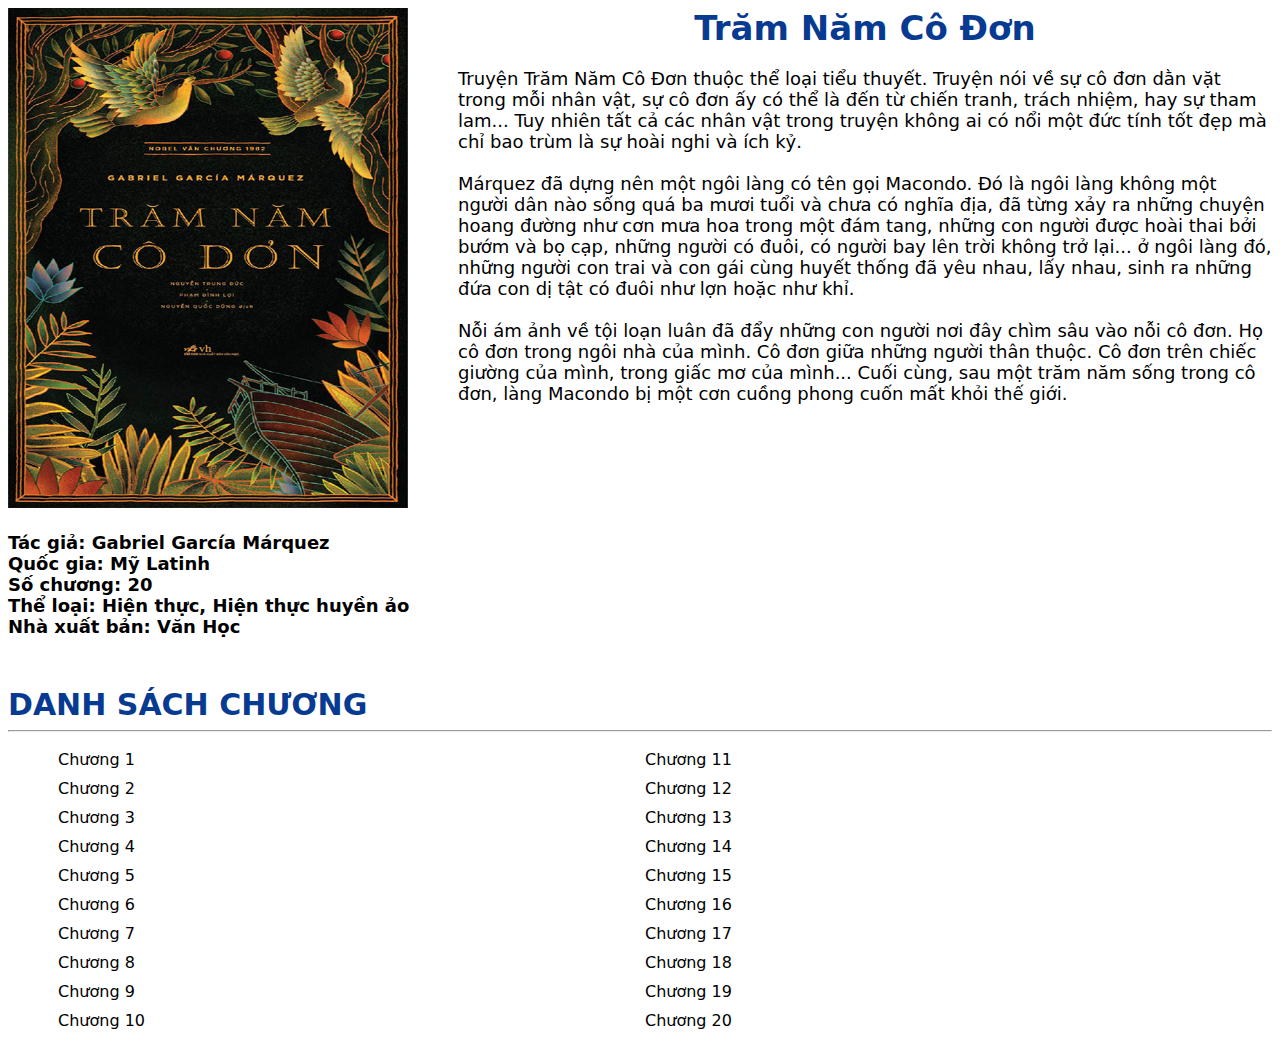
<file: tram-nam-co-don.html>
<!DOCTYPE html>
<html lang="en">
<head>
    <meta charset="UTF-8">
    <meta name="viewport" content="width=device-width, initial-scale=1.0">
    <link rel="stylesheet" href="css/light-novel.css">
</head>
<body>
    <div class="container">
       <div class="book">
            <div class="left">
                <img src="img/tram-nam-co-don-4.jpg" alt="">

                <div class="info">
                    <div>Tác giả: Gabriel García Márquez</div>
                    <div>Quốc gia: Mỹ Latinh</div>
                    <div>Số chương: 20</div>
                    <div>Thể loại: Hiện thực, Hiện thực huyền ảo</div>
                    <div>Nhà xuất bản: Văn Học</div>
                </div>
            </div>
        
            <div class="right">
                <div class="tittle">Trăm Năm Cô Đơn</div>

                <div class="introduction">Truyện Trăm Năm Cô Đơn thuộc thể loại tiểu thuyết. Truyện nói về sự cô đơn dằn vặt trong mỗi nhân vật, sự cô đơn ấy có thể là đến từ chiến tranh, trách nhiệm, hay sự tham lam... Tuy nhiên tất cả các nhân vật trong truyện không ai có nổi một đức tính tốt đẹp mà chỉ bao trùm là sự hoài nghi và ích kỷ.<br><br>
                    Márquez đã dựng nên một ngôi làng có tên gọi Macondo. Đó là ngôi làng không một người dân nào sống quá ba mươi tuổi và chưa có nghĩa địa, đã từng xảy ra những chuyện hoang đường như cơn mưa hoa trong một đám tang, những con người được hoài thai bởi bướm và bọ cạp, những người có đuôi, có người bay lên trời không trở lại... ở ngôi làng đó, những người con trai và con gái cùng huyết thống đã yêu nhau, lấy nhau, sinh ra những đứa con dị tật có đuôi như lợn hoặc như khỉ.<br><br>
                    Nỗi ám ảnh về tội loạn luân đã đẩy những con người nơi đây chìm sâu vào nỗi cô đơn. Họ cô đơn trong ngôi nhà của mình. Cô đơn giữa những người thân thuộc. Cô đơn trên chiếc giường của mình, trong giấc mơ của mình... Cuối cùng, sau một trăm năm sống trong cô đơn, làng Macondo bị một cơn cuồng phong cuốn mất khỏi thế giới.</div>
            </div>
       </div>

       <div class="chapter">
            <div class="list">DANH SÁCH CHƯƠNG</div>
            <hr>
            <div class="display">
                <div class="dis-left">
                    <div class="chapter1">Chương 1</div>
                    <div class="chapter1">Chương 2</div>
                    <div class="chapter1">Chương 3</div>
                    <div class="chapter1">Chương 4</div>
                    <div class="chapter1">Chương 5</div>
                    <div class="chapter1">Chương 6</div>
                    <div class="chapter1">Chương 7</div>
                    <div class="chapter1">Chương 8</div>
                    <div class="chapter1">Chương 9</div>
                    <div class="chapter1">Chương 10</div>
                </div>

                <div class="dis-right">
                    <div class="chapter1">Chương 11</div>
                    <div class="chapter1">Chương 12</div>
                    <div class="chapter1">Chương 13</div>
                    <div class="chapter1">Chương 14</div>
                    <div class="chapter1">Chương 15</div>
                    <div class="chapter1">Chương 16</div>
                    <div class="chapter1">Chương 17</div>
                    <div class="chapter1">Chương 18</div>
                    <div class="chapter1">Chương 19</div>
                    <div class="chapter1">Chương 20</div>
                </div>
            </div>    
       </div>
    </div>
</body>
</html>
</file>
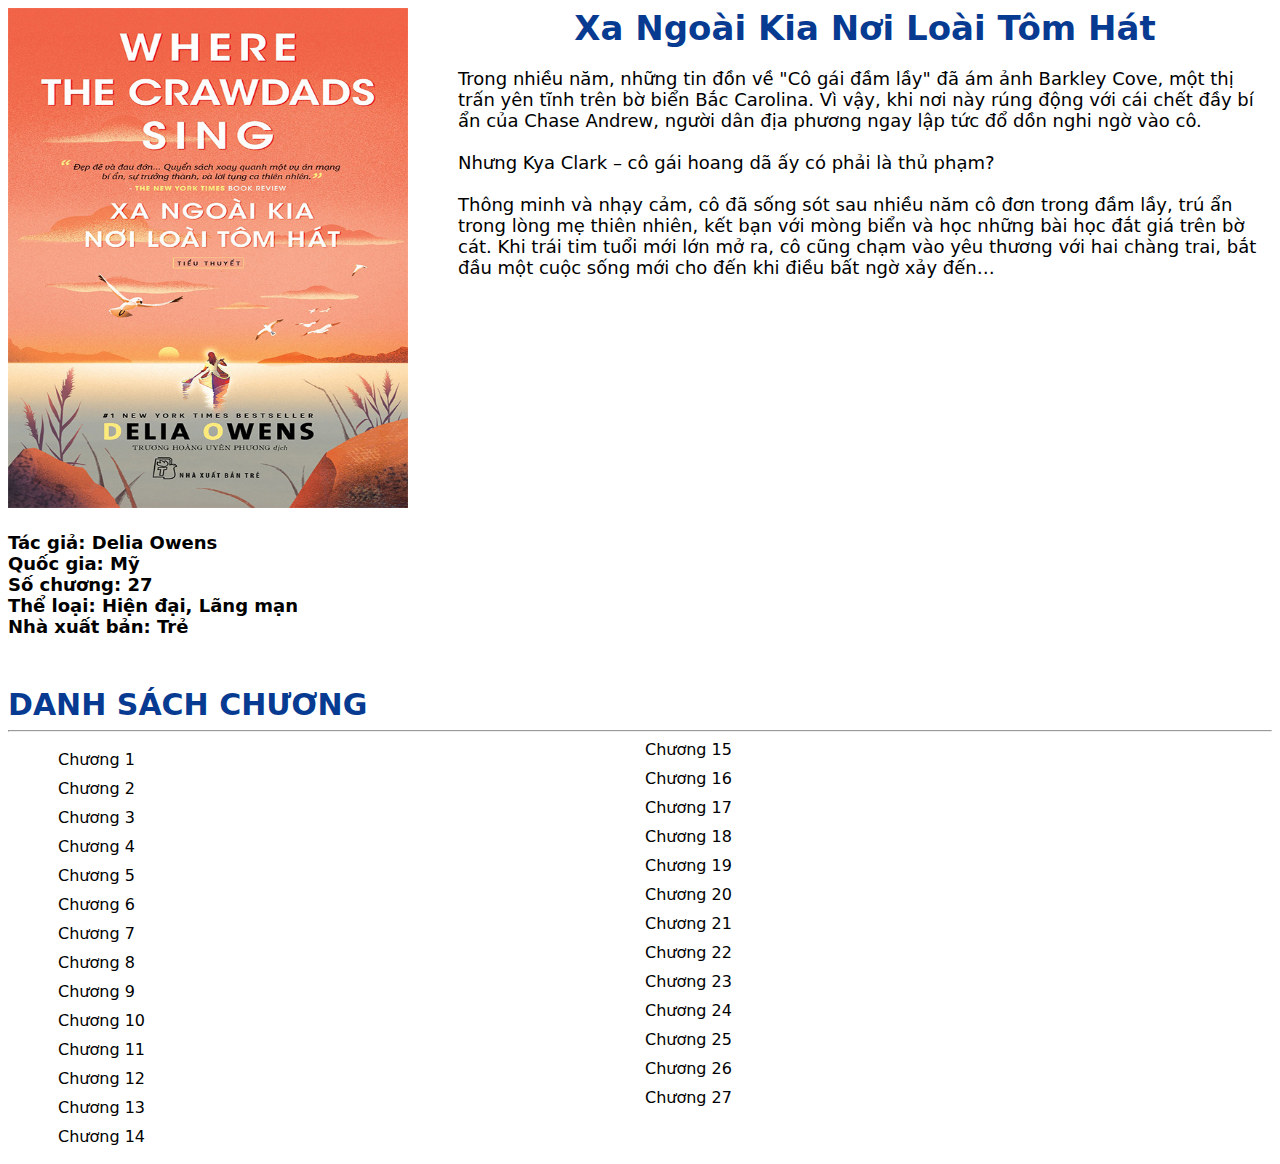
<file: xa-ngoai-kia-noi-loai-tom-hat.html>
<!DOCTYPE html>
<html lang="en">
<head>
    <meta charset="UTF-8">
    <meta name="viewport" content="width=device-width, initial-scale=1.0">
    <link rel="stylesheet" href="css/light-novel.css">
</head>
<body>
    <div class="container">
       <div class="book">
            <div class="left">
                <img src="img/xa-ngoai-kia-noi-loai-tom-hat-1.jpg" alt="">

                <div class="info">
                    <div>Tác giả: Delia Owens</div>
                    <div>Quốc gia: Mỹ</div>
                    <div>Số chương: 27</div>
                    <div>Thể loại: Hiện đại, Lãng mạn</div>
                    <div>Nhà xuất bản: Trẻ</div>
                </div>
            </div>
        
            <div class="right">
                <div class="tittle">Xa Ngoài Kia Nơi Loài Tôm Hát</div>

                <div class="introduction">Trong nhiều năm, những tin đồn về "Cô gái đầm lầy" đã ám ảnh Barkley Cove, một thị trấn yên tĩnh trên bờ biển Bắc Carolina. Vì vậy, khi nơi này rúng động với cái chết đầy bí ẩn của Chase Andrew, người dân địa phương ngay lập tức đổ dồn nghi ngờ vào cô.<br><br>
                    Nhưng Kya Clark – cô gái hoang dã ấy có phải là thủ phạm?<br><br>
                    Thông minh và nhạy cảm, cô đã sống sót sau nhiều năm cô đơn trong đầm lầy, trú ẩn trong lòng mẹ thiên nhiên, kết bạn với mòng biển và học những bài học đắt giá trên bờ cát. Khi trái tim tuổi mới lớn mở ra, cô cũng chạm vào yêu thương với hai chàng trai, bắt đầu một cuộc sống mới cho đến khi điều bất ngờ xảy đến…</div>
            </div>
       </div>

       <div class="chapter">
            <div class="list">DANH SÁCH CHƯƠNG</div>
            <hr>
            <div class="display">
                <div class="dis-left">
                    <div class="chapter1">Chương 1</div>
                    <div class="chapter1">Chương 2</div>
                    <div class="chapter1">Chương 3</div>
                    <div class="chapter1">Chương 4</div>
                    <div class="chapter1">Chương 5</div>
                    <div class="chapter1">Chương 6</div>
                    <div class="chapter1">Chương 7</div>
                    <div class="chapter1">Chương 8</div>
                    <div class="chapter1">Chương 9</div>
                    <div class="chapter1">Chương 10</div>
                    <div class="chapter1">Chương 11</div>
                    <div class="chapter1">Chương 12</div>
                    <div class="chapter1">Chương 13</div>
                    <div class="chapter1">Chương 14</div>
                </div>

                <div class="dif-right">
                    <div class="chapter1">Chương 15</div>
                    <div class="chapter1">Chương 16</div>
                    <div class="chapter1">Chương 17</div>
                    <div class="chapter1">Chương 18</div>
                    <div class="chapter1">Chương 19</div>
                    <div class="chapter1">Chương 20</div>
                    <div class="chapter1">Chương 21</div>
                    <div class="chapter1">Chương 22</div>
                    <div class="chapter1">Chương 23</div>
                    <div class="chapter1">Chương 24</div>
                    <div class="chapter1">Chương 25</div>
                    <div class="chapter1">Chương 26</div>
                    <div class="chapter1">Chương 27</div>
                </div>
            </div>    
       </div>
    </div>
</body>
</html>
</file>
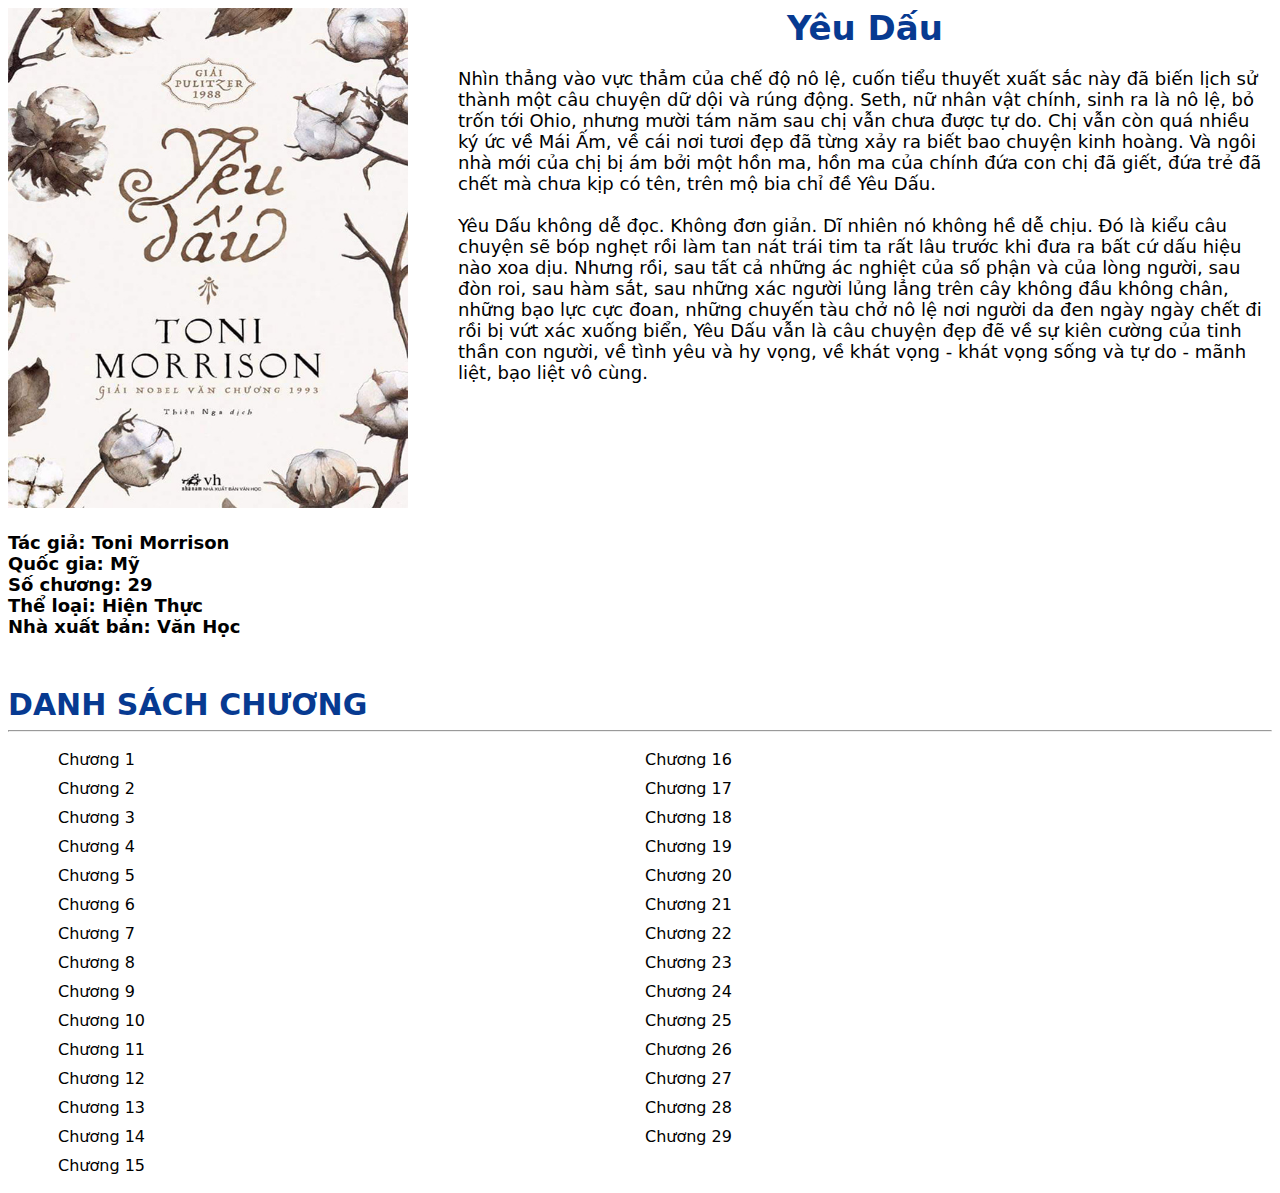
<file: yeu-dau.html>
<!DOCTYPE html>
<html lang="en">
<head>
    <meta charset="UTF-8">
    <meta name="viewport" content="width=device-width, initial-scale=1.0">
    <link rel="stylesheet" href="css/light-novel.css">
</head>
<body>
    <div class="container">
       <div class="book">
            <div class="left">
                <img src="img/Yeu-dau-Beloved-Toni-Morriso-1.jpg" alt="">

                <div class="info">
                    <div>Tác giả: Toni Morrison</div>
                    <div>Quốc gia: Mỹ</div>
                    <div>Số chương: 29</div>
                    <div>Thể loại: Hiện Thực</div>
                    <div>Nhà xuất bản: Văn Học</div>
                </div>
            </div>
        
            <div class="right">
                <div class="tittle">Yêu Dấu</div>

                <div class="introduction">Nhìn thẳng vào vực thẳm của chế độ nô lệ, cuốn tiểu thuyết xuất sắc này đã biến lịch sử thành một câu chuyện dữ dội và rúng động. Seth, nữ nhân vật chính, sinh ra là nô lệ, bỏ trốn tới Ohio, nhưng mười tám năm sau chị vẫn chưa được tự do. Chị vẫn còn quá nhiều ký ức về Mái Ấm, về cái nơi tươi đẹp đã từng xảy ra biết bao chuyện kinh hoàng. Và ngôi nhà mới của chị bị ám bởi một hồn ma, hồn ma của chính đứa con chị đã giết, đứa trẻ đã chết mà chưa kịp có tên, trên mộ bia chỉ đề Yêu Dấu.<br><br>
                    Yêu Dấu không dễ đọc. Không đơn giản. Dĩ nhiên nó không hề dễ chịu. Đó là kiểu câu chuyện sẽ bóp nghẹt rồi làm tan nát trái tim ta rất lâu trước khi đưa ra bất cứ dấu hiệu nào xoa dịu. Nhưng rồi, sau tất cả những ác nghiệt của số phận và của lòng người, sau đòn roi, sau hàm sắt, sau những xác người lủng lẳng trên cây không đầu không chân, những bạo lực cực đoan, những chuyến tàu chở nô lệ nơi người da đen ngày ngày chết đi rồi bị vứt xác xuống biển, Yêu Dấu vẫn là câu chuyện đẹp đẽ về sự kiên cường của tinh thần con người, về tình yêu và hy vọng, về khát vọng - khát vọng sống và tự do - mãnh liệt, bạo liệt vô cùng.</div>
            </div>
       </div>

       <div class="chapter">
            <div class="list">DANH SÁCH CHƯƠNG</div>
            <hr>
            <div class="display">
                <div class="dis-left">
                    <div class="chapter1">Chương 1</div>
                    <div class="chapter1">Chương 2</div>
                    <div class="chapter1">Chương 3</div>
                    <div class="chapter1">Chương 4</div>
                    <div class="chapter1">Chương 5</div>
                    <div class="chapter1">Chương 6</div>
                    <div class="chapter1">Chương 7</div>
                    <div class="chapter1">Chương 8</div>
                    <div class="chapter1">Chương 9</div>
                    <div class="chapter1">Chương 10</div>
                    <div class="chapter1">Chương 11</div>
                    <div class="chapter1">Chương 12</div>
                    <div class="chapter1">Chương 13</div>
                    <div class="chapter1">Chương 14</div>
                    <div class="chapter1">Chương 15</div>
                </div>

                <div class="dis-right">
                    <div class="chapter1">Chương 16</div>
                    <div class="chapter1">Chương 17</div>
                    <div class="chapter1">Chương 18</div>
                    <div class="chapter1">Chương 19</div>
                    <div class="chapter1">Chương 20</div>
                    <div class="chapter1">Chương 21</div>
                    <div class="chapter1">Chương 22</div>
                    <div class="chapter1">Chương 23</div>
                    <div class="chapter1">Chương 24</div>
                    <div class="chapter1">Chương 25</div>
                    <div class="chapter1">Chương 26</div>
                    <div class="chapter1">Chương 27</div>
                    <div class="chapter1">Chương 28</div>
                    <div class="chapter1">Chương 29</div>
                </div>
            </div>
       </div>
    </div>
</body>
</html>
</file>
<file: css/main.css>
body{
    background: #fff;
}

.main .work{
    display: block;
    width: 33.33333333333333%;
    height: auto;
    float: left;
    position: relative;
    overflow: hidden;
}

.main .work .media{
    width: 100%;
    vertical-align: middle;
}

.main .work .caption{
    position: absolute;
    display: block;
    width: 100%;
    height: 100%;
    top: 0; 
    left: 0;
    background: #ffffff;
    opacity: 0;
}


.main .work a:hover .caption{
    opacity: 1;
}


.work .caption .work_title{
    display: block;
    width: 100%;
    position: absolute;
    text-align: center;
    top: 50%;
    margin-top: -40px;
}

.main .work .caption h1{
    position: relative;
    display: inline-block;
    max-width: 90%;
    padding: 20px 0;
    z-index: 77;
    color: #454545;
    font-family: "raleway-regular", arial;
    font-size: 16px;
    letter-spacing: .5px;
    border-bottom: 1px solid #bfbbbb;
    border-top: 1px solid #bfbbbb;
}



/*  Tooltip  */
.tooltip{
    display: block;
    padding: 7px 10px;
    background: #454545;
    color: #fff;
    font-family: "raleway-regular", arial;
    font-size: 12px;
    position: absolute;
    white-space: nowrap;
    z-index: 999;
    opacity: 0;
    text-align: center;
    letter-spacing: .5px;

}

.tooltip:after{
    content: '';
    width: 0px;
    height: 0px;
    border-style: solid;
    border-width: 3px 3px 0 3px;
    border-color: #454545 transparent transparent transparent;
    display: block;
    text-align: center;
    position: absolute;
    bottom: -3px;
    left: 50%;
    margin-left: -3px;
}


/*  Responsive code  */
@media (max-width:1099px){

    header{
        display: block;
        width: 100%;
        min-height: 100px;
        padding: 0;
        position: relative;
    }
    header .logo{
        margin: 40px 0 0 30px;
        float: left;
    }
    header .footer{
        display: none;
    }
    header #menu_icon,
    header .close_menu{
        float: right;
        margin: 30px 30px 0 0;
    }
    
    header nav{
        width: 100%;
        position: absolute;
        top: 100px;
        left: 0;
        z-index: 9999;
    }

    header nav ul{
        list-style: none;
        display: none;
        position: relative;
    }
    header nav ul li a{
        display: block;
        width: 100%;
        padding: 30px 0;
        text-align: center;
        color: #454545;
        font-family: "raleway-regular", arial;
        font-size: 14px;
        text-decoration: none;
        border-top: 1px solid #f7f5f5;
        background: #fff;
    }
    header nav ul li a:active{
        background: #f7f5f5;
    }
   

}

html, body, div, span, object, iframe,
h1, h2, h3, h4, h5, h6, p, blockquote, pre,
abbr, address, cite, code,
del, dfn, em, img, ins, kbd, q, samp,
small, strong, sub, sup, var,
b, i,
dl, dt, dd, ol, ul, li,
fieldset, form, label, legend,
table, caption, tbody, tfoot, thead, tr, th, td,
article, aside, canvas, details, figcaption, figure, 
footer, header, hgroup, menu, nav, section, summary,
time, mark, audio, video {
    margin:0;
    padding:0;
    border:0;
    outline:0;
    font-size:100%;
    vertical-align:baseline;
    background:transparent;
}

body {
    line-height:1;
}

img{
    max-width: 100%;
}

article,aside,details,figcaption,figure,
footer,header,hgroup,menu,nav,section { 
    display:block;
}

nav ul {
    list-style:none;
}

blockquote, q {
    quotes:none;
}

blockquote:before, blockquote:after,
q:before, q:after {
    content:'';
    content:none;
}

a {
    margin:0;
    padding:0;
    font-size:100%;
    vertical-align:baseline;
    background:transparent;
    color: #454545;
}

/* change colours to suit your needs */
ins {
    background-color:#ff9;
    color:#000;
    text-decoration:none;
}

/* change colours to suit your needs */
mark {
    background-color:#ff9;
    color:#000; 
    font-style:italic;
    font-weight:bold;
}

del {
    text-decoration: line-through;
}

abbr[title], dfn[title] {
    border-bottom:1px dotted;
    cursor:help;
}

table {
    border-collapse:collapse;
    border-spacing:0;
}

/* change border colour to suit your needs */
hr {
    display:block;
    height:1px;
    border:0;   
    border-top:1px solid #cccccc;
    margin:1em 0;
    padding:0;
}

input, select {
    vertical-align:middle;
}


.wrapper{
    width: 92.72727272727273%;
    margin: 0 auto;
}

header ul.social li a,
.main .work a .caption,
header nav ul li a{
    transition:all .1s linear;
    -webkit-transition:all .1s linear;
    -moz-transition:all .1s linear;
    -o-transition:all .1s linear;
}

h1, h2, h3, h4, h5 ,h6{
    color: #4b4848;
    font-family: "raleway-regular", arial;
    letter-spacing: 1px;
}

h1              { font-size: 2em; margin: .67em 0 }
h2              { font-size: 1.5em; margin: .75em 0 }
h3              { font-size: 1.17em; margin: .83em 0 }
h5              { font-size: .83em; margin: 1.5em 0 }
h6              { font-size: .75em; margin: 1.67em 0 }
h1, h2, h3, h4,
h5, h6          { font-weight: bolder }








/*  Header  */
@media (min-width:1099px){
    header{
        display: block;
        position: fixed;
        top: 0;
        left: 0;
        width: 250px;
        min-height: 100%;
        padding: 0 0 0 50px;
        background: #ffffff; 
        float: left;
        overflow: hidden;
        z-index: 9999;
    }

    header .logo{
        margin-top: 100px;
    }

    header nav ul{
        display: block;
        overflow: hidden;
        margin-top: 100px;
        list-style: none;
    }

    header nav ul li{
        display: block;
        margin-bottom: 30px;
    }

    header nav ul li a{
        color: #454545;
        font-family: "raleway-regular", arial;
        font-size: 14px;
        text-decoration: none;
        letter-spacing: 1px;
    }

    header nav ul li a:hover,
    header nav ul li a.selected{
        color: #969595;
    }

    header .footer{
        position: absolute;
        bottom: 50px;
    }

    header ul.social{
        list-style: none;
        margin-bottom: 5px;
    }

    header ul.social li{
        display: block;
        float: left;
        position: relative;
        margin: 0 15px 15px 0;
    }


    header ul.social li a{
        display: block;
        width: 30px;
        height: 30px;
        background: url('../img/sm.png') no-repeat;
        background-position: 0 0;
    }


    header ul.social li a:hover{
        background: url('../img/sm_hover.png') no-repeat;
    }



    header ul.social li a.fb,
    header ul.social li a.fb:hover{
        background-position: 0 0;
    }


    header ul.social li a.google,
    header ul.social li a.google:hover{
        background-position: -31px 0;
    }

    header ul.social li a.behance,
    header ul.social li a.behance:hover{
        background-position: -62px 0;
    }

    header ul.social li a.twitter,
    header ul.social li a.twitter:hover{
        background-position: -93px 0;
    }

    header ul.social li a.dribble,
    header ul.social li a.dribble:hover{
        background-position: -124px 0;
    }

    header ul.social li a.rss,
    header ul.social li a.rss:hover{
        background-position: -155px 0;
    }

    header .rights p{
        color: #454545;
        font-family: "raleway-regular", arial;
        font-size: 11px;
        letter-spacing: 1px;
        line-height: 18px;
    }

    header .rights a{
        font-family: "raleway-bold", arial;
        font-weight: bold;
        text-decoration: none;
    }
}


/*  Main  */
.main{
    width: 100%;
    height: 100%;
    padding-left: 300px;
    -moz-box-sizing: border-box;
    -webkit-box-sizing: border-box;
    box-sizing: border-box;
    position: relative;
    z-index: 55;
    background: #f6f6f6;
    clear: both;
}
</file>
<file: css/light-novel.css>
.container{
    font-family: system-ui, -apple-system, BlinkMacSystemFont, 'Segoe UI', Roboto, Oxygen, Ubuntu, Cantarell, 'Open Sans', 'Helvetica Neue', sans-serif;
}

.book{
    display: flex;
}

.book img{
    width: 400px;
    height: 500px;
    padding: 0px 50px 20px 0px;
}


.tittle{
    text-align: center;
    font-size: 34px;
    font-weight: 700;
    color: rgb(7, 58, 145);
    padding-bottom: 20px;
}

.introduction{
    font-size: 18px;
    font-weight: 400;
}

.info{
    font-size: 18px;
    font-weight: 700;
}

.display{
    display: flex;
    font-size: 16px;
    font-weight: 400;
}

a{
    text-decoration: none;
    color: black;
}

.list{
    font-size: 30px;
    font-weight: 700;
    color: rgb(7, 58, 145);
    padding-top: 50px;
}

.dis-left{
    padding: 10px 500px 0px 50px;
}

.dis-right{
    padding: 10px 0px 0px 0px;
}

.chapter1{
    padding-bottom: 10px;
}

.chapter1:hover{
    cursor: pointer;
    text-decoration: underline;
}
</file>
